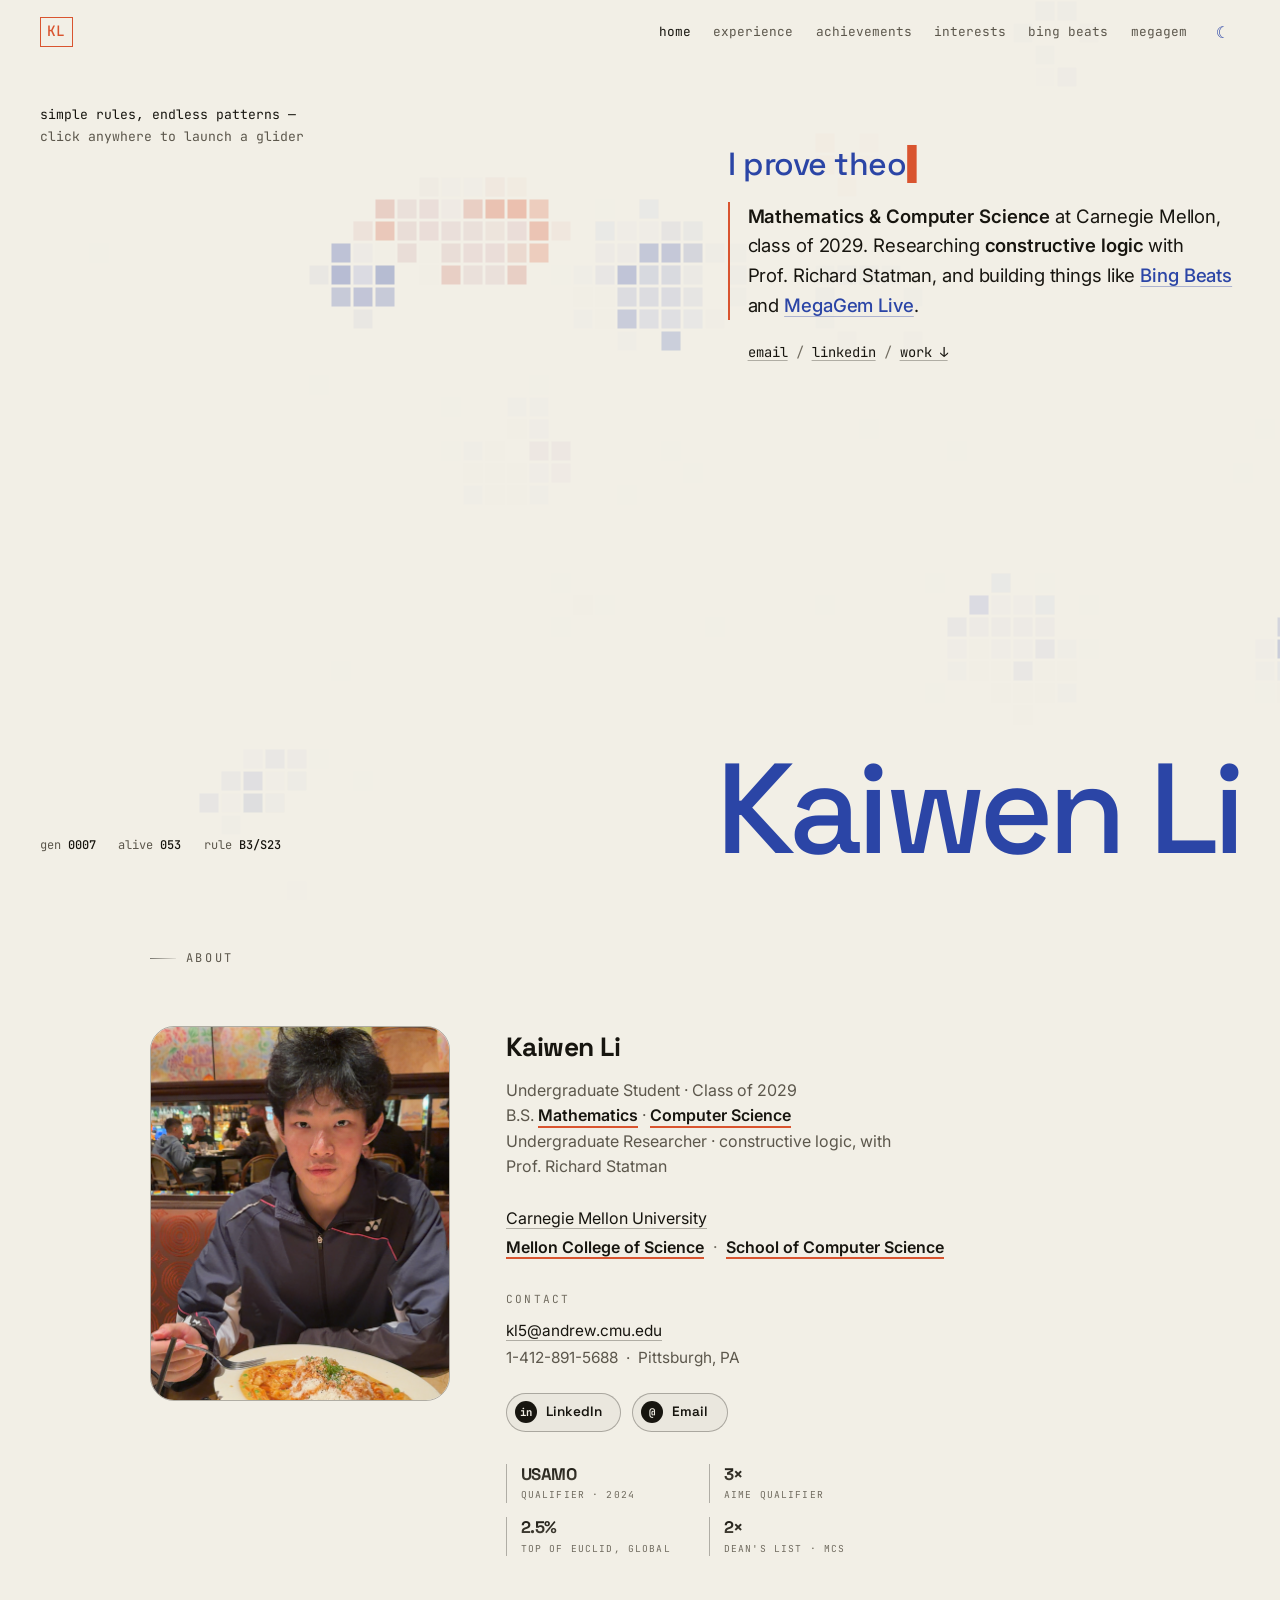
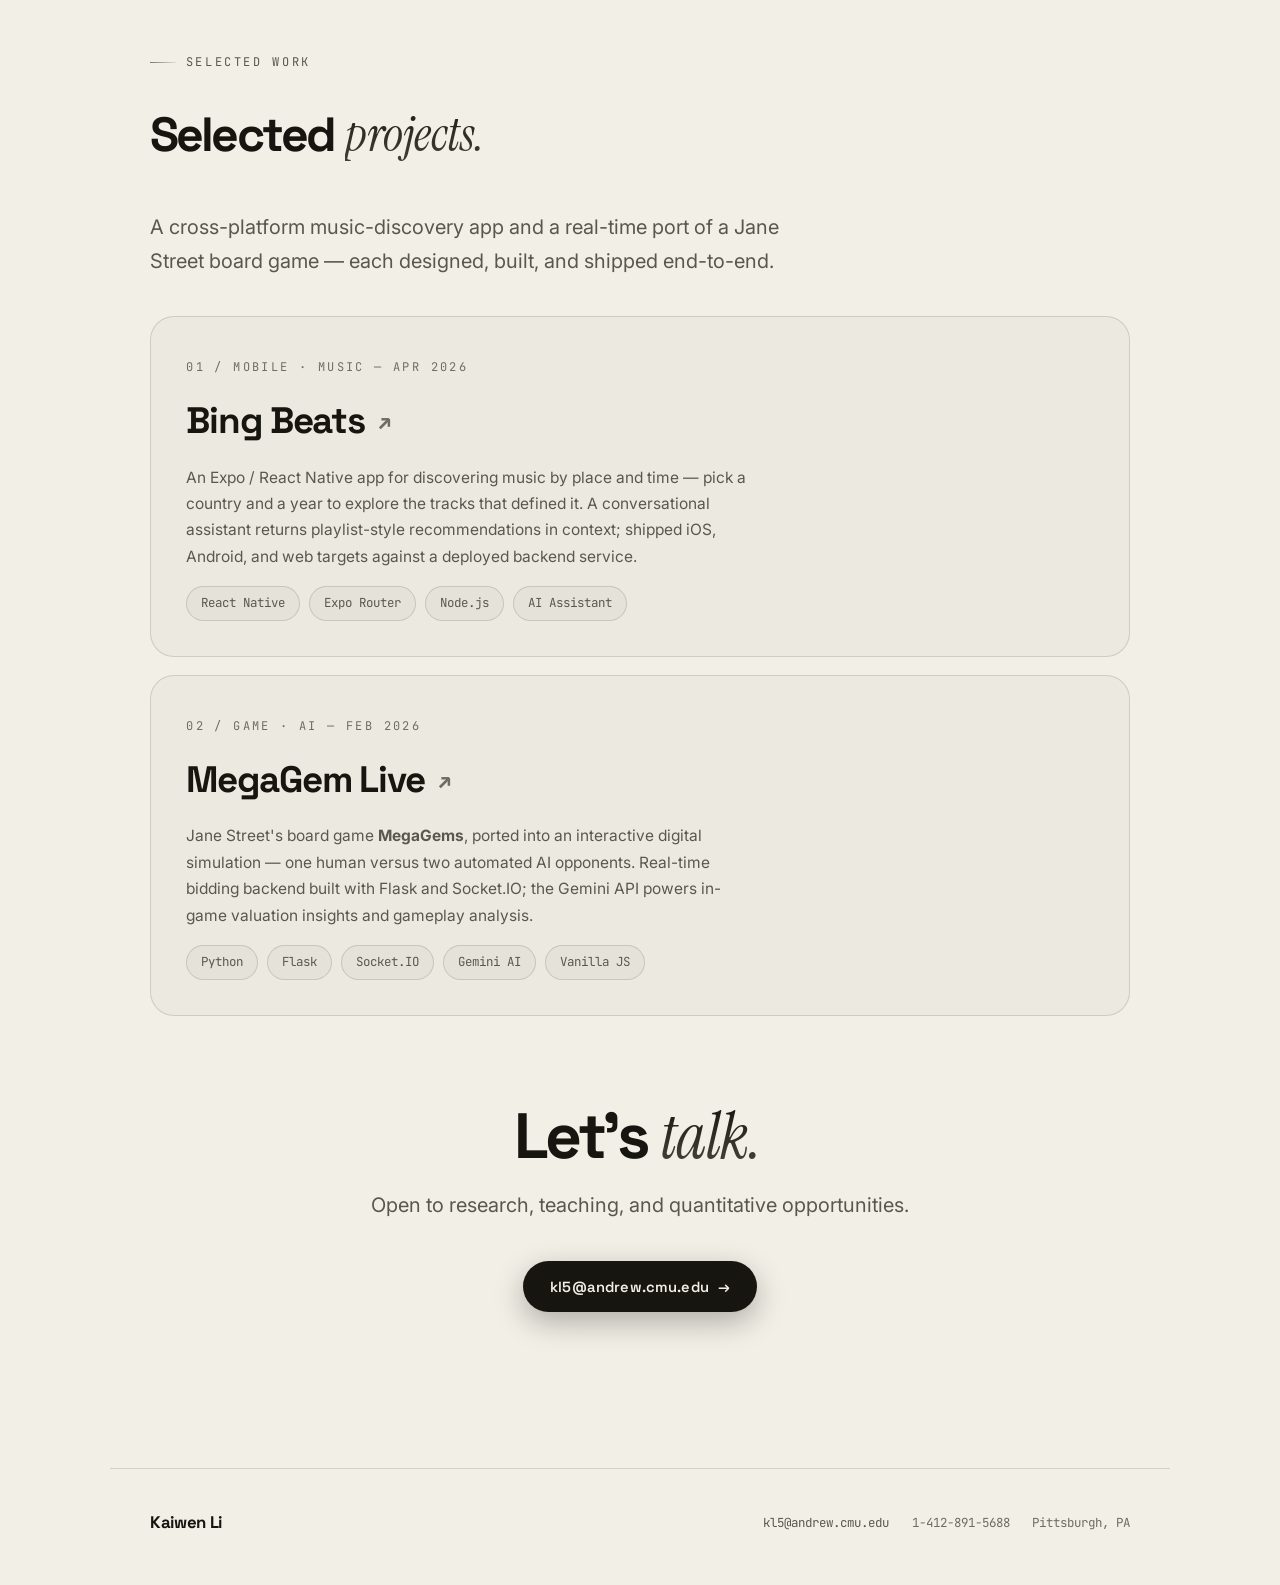
<file: index.html>
<!DOCTYPE html>
<html lang="en">

<head>
    <meta charset="UTF-8">
    <meta name="viewport" content="width=device-width, initial-scale=1">
    <title>Kaiwen Li — Mathematics @ CMU</title>
    <link rel="icon"
        href="data:image/svg+xml,%3Csvg xmlns='http://www.w3.org/2000/svg' viewBox='0 0 64 64'%3E%3Crect width='64' height='64' rx='14' fill='%23f2f0ea'/%3E%3Ctext x='32' y='46' font-family='Georgia,serif' font-size='40' font-weight='bold' text-anchor='middle' fill='%230a0a0a'%3EK%3C/text%3E%3C/svg%3E">
    <link rel="preconnect" href="https://fonts.googleapis.com">
    <link rel="preconnect" href="https://fonts.gstatic.com" crossorigin>
    <link
        href="https://fonts.googleapis.com/css2?family=Space+Grotesk:wght@400;500;600;700&family=Instrument+Serif:ital@0;1&family=JetBrains+Mono:wght@400;500&family=Inter:wght@400;500;600&display=swap"
        rel="stylesheet">
    <script>try{if(localStorage.getItem("kl-theme")==="dark")document.documentElement.setAttribute("data-theme","dark")}catch(e){}</script>
    <link rel="stylesheet" href="styles.css">
</head>

<body>
    <!-- Game of Life background (drawn by signature.js) -->
    <div class="ambient" aria-hidden="true"></div>

    <header class="site-nav">
        <a class="nav-logo" href="index.html" aria-label="KL — Kaiwen Li, home">KL</a>
                <nav class="nav-links">
            <a href="index.html" class="active">Home</a>
            <a href="experience.html">Experience</a>
            <a href="honors.html">Achievements</a>
            <a href="interests.html">Interests</a>
            <a href="bingbeats.html">Bing Beats</a>
            <a href="megagem.html">MegaGem</a>
        </nav>
        <button class="menu-btn" aria-label="Open menu">
            <span class="bars"><span></span><span></span></span>
            Menu
        </button>
    </header>

        <div class="overlay-menu">
        <button class="overlay-close">Close</button>
        <a href="index.html"><span class="idx">01</span>Home</a>
        <a href="experience.html"><span class="idx">02</span>Experience</a>
        <a href="honors.html"><span class="idx">03</span>Achievements</a>
        <a href="interests.html"><span class="idx">04</span>Interests</a>
        <a href="bingbeats.html"><span class="idx">05</span>Bing Beats</a>
        <a href="megagem.html"><span class="idx">06</span>MegaGem Live</a>
    </div>

    <!-- ============ HERO — the pond: four corners around live cells ============ -->
    <section class="hero" aria-label="Introduction">
        <p class="hero-epigraph" data-keepout>
            simple rules, endless patterns —<br>
            <span class="hero-hint">click anywhere to launch a glider</span>
        </p>

        <div class="hero-intro" data-keepout>
            <p class="hero-headline">
                <span class="sr-only">I prove theorems, research constructive logic, and build games and apps.</span>
                <span aria-hidden="true"><span class="hl-lead">I&nbsp;</span><span class="hl-type"></span><span class="hl-caret">▍</span></span>
            </p>
            <p class="hero-blurb">
                <strong>Mathematics &amp; Computer Science</strong> at Carnegie&nbsp;Mellon, class of&nbsp;2029.
                Researching <strong>constructive logic</strong> with Prof.&nbsp;Richard&nbsp;Statman, and building
                things like <a href="bingbeats.html">Bing&nbsp;Beats</a> and <a href="megagem.html">MegaGem&nbsp;Live</a>.
            </p>
            <p class="hero-links">
                <a href="mailto:kl5@andrew.cmu.edu">email</a><span aria-hidden="true">/</span><a href="https://www.linkedin.com/in/kaiwen-li-4a174b282/" target="_blank" rel="noopener">linkedin</a><span aria-hidden="true">/</span><a href="#work">work&nbsp;↓</a>
            </p>
        </div>

        <p class="hero-stats" data-keepout aria-hidden="true">
            <span>gen <b class="life-gen">0000</b></span>
            <span>alive <b class="life-alive">000</b></span>
            <span>rule <b>B3/S23</b></span>
        </p>

        <h1 class="hero-name" data-keepout>Kaiwen&nbsp;Li</h1>
    </section>

    <!-- ============ ABOUT ============ -->
    <main class="page" style="padding-top: 40px;">
        <section id="about">
            <span class="kicker" data-reveal>About</span>

            <div class="about-grid" style="margin-top: 2.2rem;">
                <div class="portrait-frame" data-tilt data-reveal>
                    <img src="kaiwen-li.jpeg" alt="Kaiwen Li" width="768" height="1024">
                </div>

                <div class="about-bio" data-reveal style="--d: 0.1s;">
                    <strong class="bio-name">Kaiwen Li</strong>
                    <p class="bio-role">
                        Undergraduate Student &middot; Class of 2029<br>
                        B.S. <span class="mark">Mathematics</span> &middot; <span class="mark">Computer Science</span><br>
                        Undergraduate Researcher &middot; constructive logic, with Prof.&nbsp;Richard&nbsp;Statman
                    </p>

                    <p class="bio-affil">
                        <a href="https://www.cmu.edu" target="_blank" rel="noopener">Carnegie Mellon University</a><br>
                        <a class="mark-link" href="https://www.cmu.edu/mcs/" target="_blank" rel="noopener">Mellon College of Science</a><span class="bio-sep">·</span><a class="mark-link" href="https://www.cs.cmu.edu" target="_blank" rel="noopener">School of Computer Science</a>
                    </p>

                    <span class="mini-label">Contact</span>
                    <p class="bio-contact">
                        <a href="mailto:kl5@andrew.cmu.edu">kl5@andrew.cmu.edu</a><br>
                        1-412-891-5688 &nbsp;&middot;&nbsp; Pittsburgh, PA
                    </p>

                    <div class="bio-social">
                        <a class="social-btn" href="https://www.linkedin.com/in/kaiwen-li-4a174b282/" target="_blank" rel="noopener">
                            <span class="social-ico">in</span> LinkedIn
                        </a>
                        <a class="social-btn" href="mailto:kl5@andrew.cmu.edu">
                            <span class="social-ico">@</span> Email
                        </a>
                    </div>

                    <div class="stat-strip" style="margin-top: 2rem;">
                        <div class="stat">
                            <div class="num">USAMO</div>
                            <div class="lbl">Qualifier · 2024</div>
                        </div>
                        <div class="stat">
                            <div class="num">3×</div>
                            <div class="lbl">AIME Qualifier</div>
                        </div>
                        <div class="stat">
                            <div class="num">2.5%</div>
                            <div class="lbl">Top of Euclid, Global</div>
                        </div>
                        <div class="stat">
                            <div class="num">2×</div>
                            <div class="lbl">Dean's List · MCS</div>
                        </div>
                    </div>
                </div>
            </div>
        </section>

        <!-- ============ SELECTED WORK ============ -->
        <section id="work" class="section-gap">
            <span class="kicker" data-reveal>Selected Work</span>
            <h2 class="section-title" data-reveal style="--d: 0.05s;">Selected <span class="serif-accent">projects.</span></h2>
            <p class="lede" data-reveal style="--d: 0.08s; margin-bottom: 2.4rem;">
                A cross-platform music-discovery app and a real-time port of a Jane Street
                board game — each designed, built, and shipped end-to-end.
            </p>

            <div style="display: grid; gap: 18px;">
                <a href="bingbeats.html" class="glass-card project-card" data-reveal>
                    <span class="proj-num">01 / MOBILE · MUSIC — APR 2026</span>
                    <h3 class="proj-name">Bing Beats <span class="go">↗</span></h3>
                    <p class="proj-desc">
                        An Expo / React Native app for discovering music by place and time — pick a
                        country and a year to explore the tracks that defined it. A conversational
                        assistant returns playlist-style recommendations in context; shipped iOS,
                        Android, and web targets against a deployed backend service.
                    </p>
                    <ul class="chip-row">
                        <li class="chip">React Native</li>
                        <li class="chip">Expo Router</li>
                        <li class="chip">Node.js</li>
                        <li class="chip">AI Assistant</li>
                    </ul>
                </a>

                <a href="megagem.html" class="glass-card project-card" data-reveal style="--d: 0.08s;">
                    <span class="proj-num">02 / GAME · AI — FEB 2026</span>
                    <h3 class="proj-name">MegaGem Live <span class="go">↗</span></h3>
                    <p class="proj-desc">
                        Jane Street's board game <strong>MegaGems</strong>, ported into an interactive
                        digital simulation — one human versus two automated AI opponents. Real-time
                        bidding backend built with Flask and Socket.IO; the Gemini API powers in-game
                        valuation insights and gameplay analysis.
                    </p>
                    <ul class="chip-row">
                        <li class="chip">Python</li>
                        <li class="chip">Flask</li>
                        <li class="chip">Socket.IO</li>
                        <li class="chip">Gemini AI</li>
                        <li class="chip">Vanilla JS</li>
                    </ul>
                </a>
            </div>
        </section>

        <!-- ============ CONTACT CTA ============ -->
        <section class="section-gap" style="text-align: center;">
            <h2 class="display" data-reveal style="font-size: clamp(2.2rem, 6vw, 4rem);">
                Let's <em>talk.</em>
            </h2>
            <p class="lede" data-reveal style="--d: 0.08s; margin: 0 auto 2.4rem;">
                Open to research, teaching, and quantitative opportunities.
            </p>
            <div class="btn-row" data-reveal style="--d: 0.16s; justify-content: center;">
                <a class="btn btn-primary" href="mailto:kl5@andrew.cmu.edu">kl5@andrew.cmu.edu <span
                        class="arrow">→</span></a>
            </div>
        </section>
    </main>

    <footer class="site-footer">
        <span class="foot-name">Kaiwen Li</span>
        <div class="foot-meta">
            <a href="mailto:kl5@andrew.cmu.edu">kl5@andrew.cmu.edu</a>
            <span>1-412-891-5688</span>
            <span>Pittsburgh, PA</span>
        </div>
    </footer>

    <script src="site.js"></script>
    <script src="signature.js"></script>
</body>

</html>
</file>
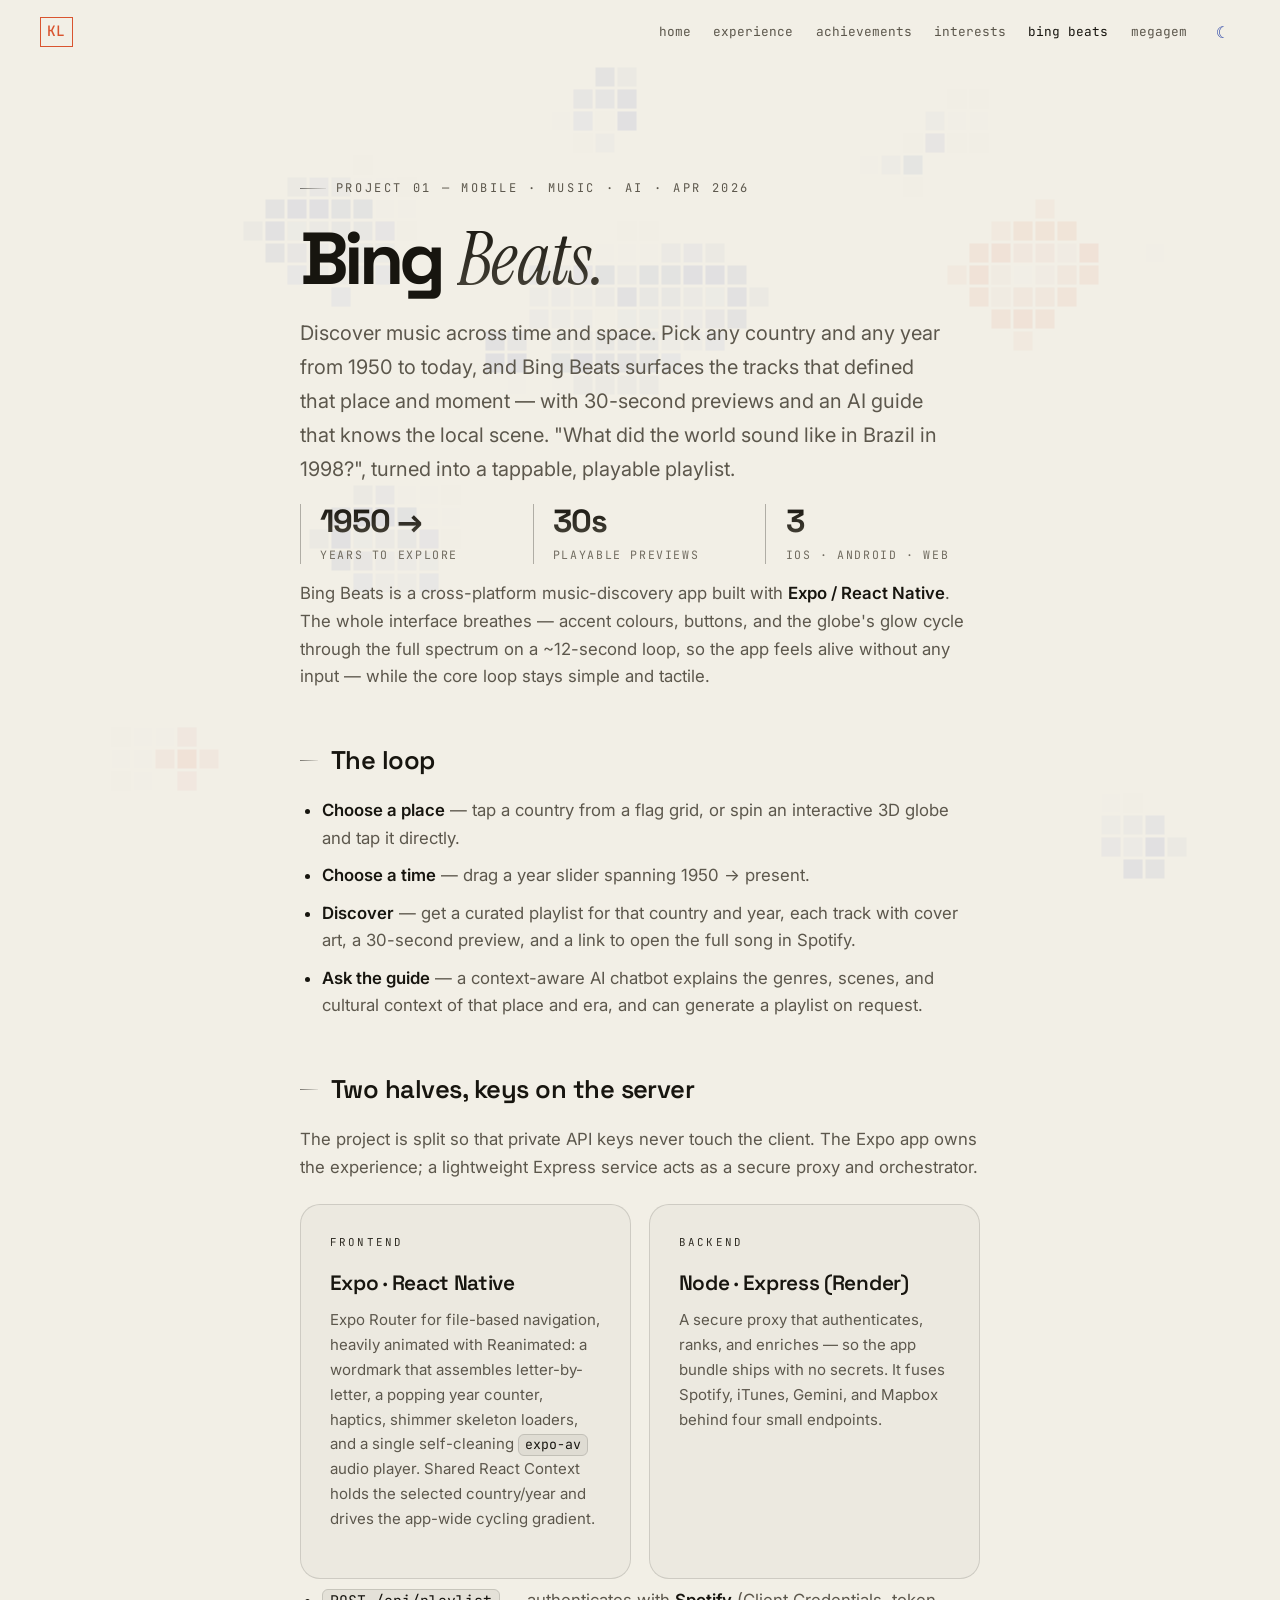
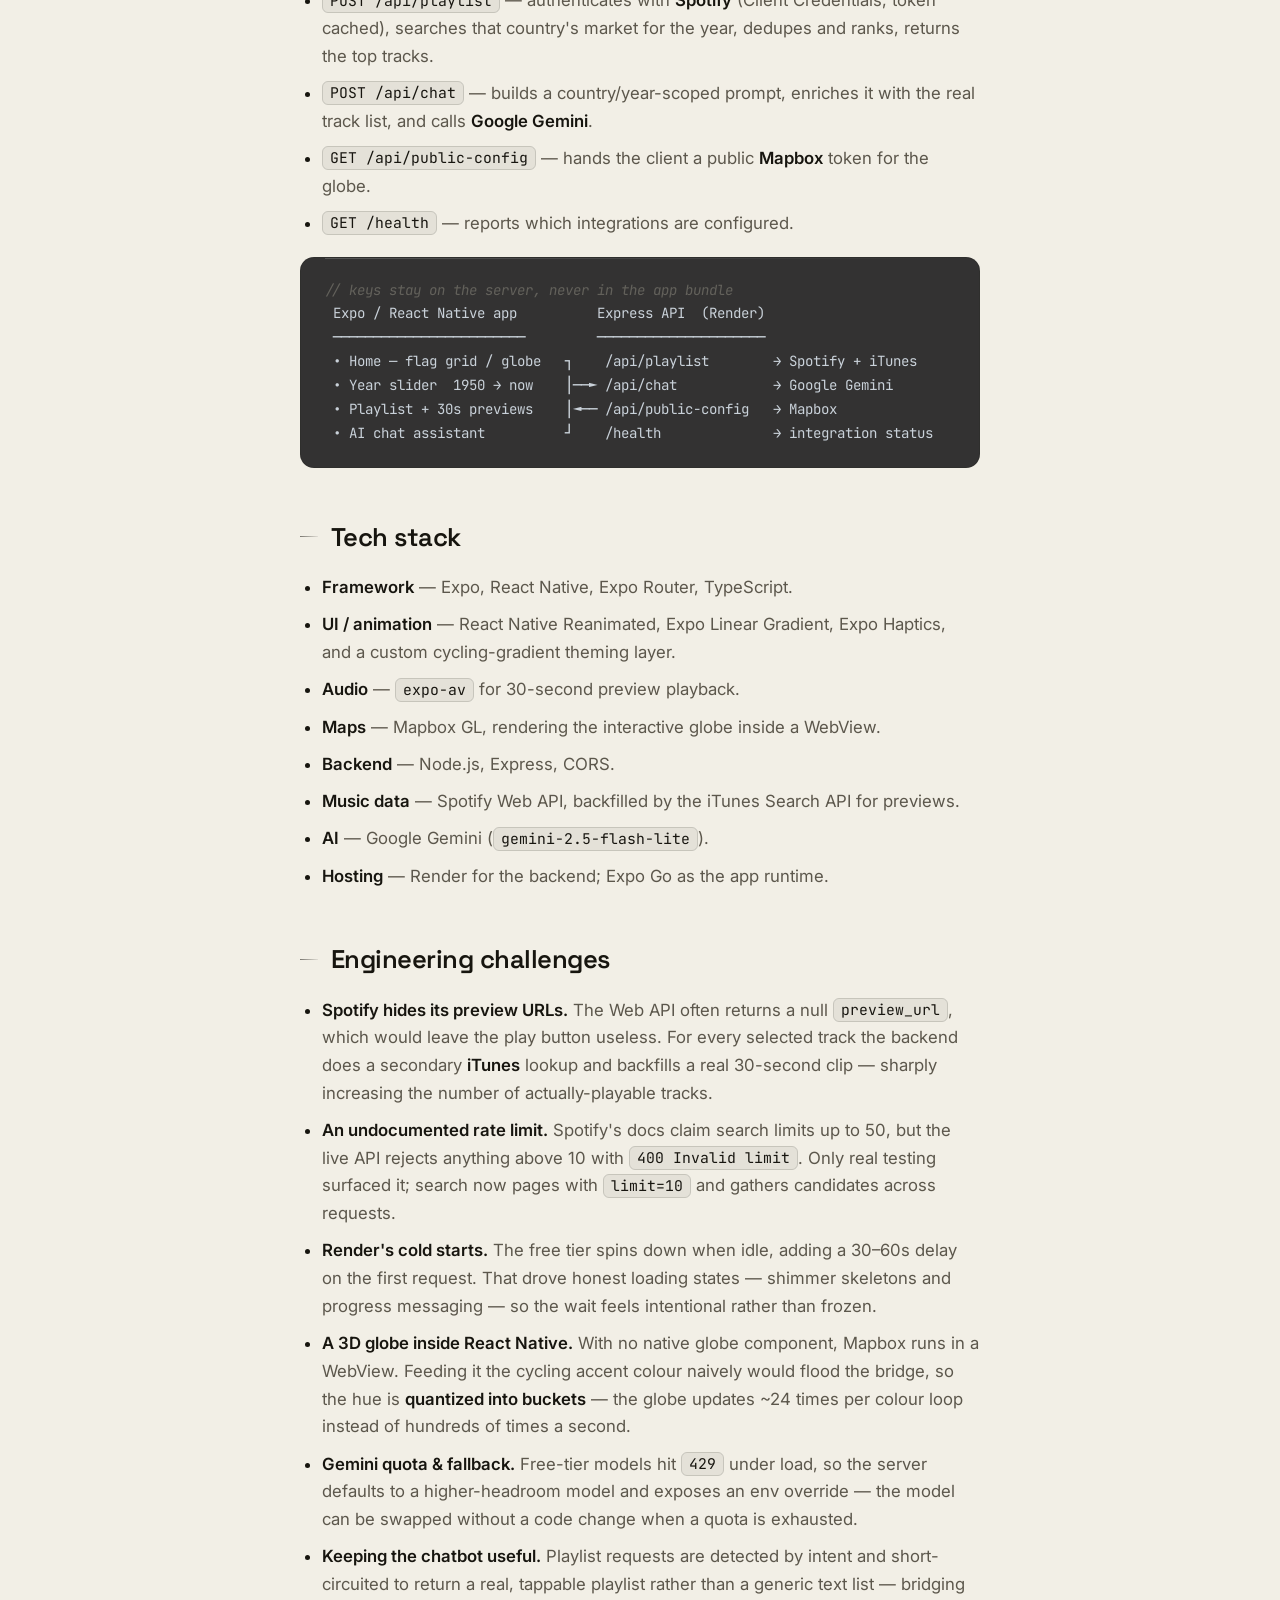
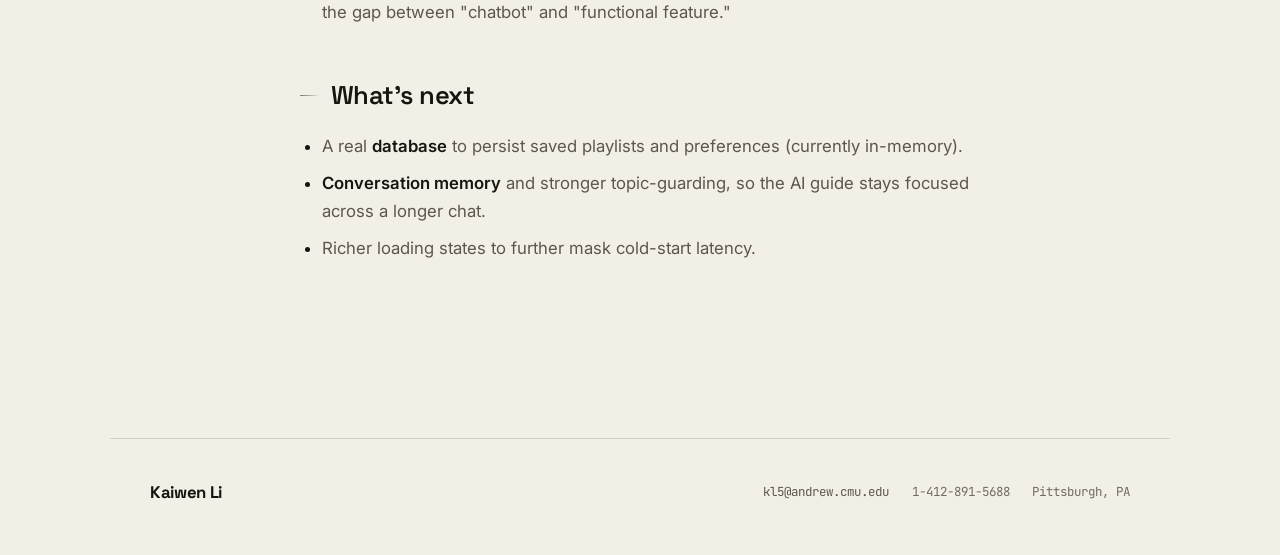
<file: bingbeats.html>
<!DOCTYPE html>
<html lang="en">

<head>
    <meta charset="UTF-8">
    <meta name="viewport" content="width=device-width, initial-scale=1">
    <title>Bing Beats — Kaiwen Li</title>
    <link rel="icon"
        href="data:image/svg+xml,%3Csvg xmlns='http://www.w3.org/2000/svg' viewBox='0 0 64 64'%3E%3Crect width='64' height='64' rx='14' fill='%23f2f0ea'/%3E%3Ctext x='32' y='46' font-family='Georgia,serif' font-size='40' font-weight='bold' text-anchor='middle' fill='%230a0a0a'%3EK%3C/text%3E%3C/svg%3E">
    <link rel="preconnect" href="https://fonts.googleapis.com">
    <link rel="preconnect" href="https://fonts.gstatic.com" crossorigin>
    <link
        href="https://fonts.googleapis.com/css2?family=Space+Grotesk:wght@400;500;600;700&family=Instrument+Serif:ital@0;1&family=JetBrains+Mono:wght@400;500&family=Inter:wght@400;500;600&display=swap"
        rel="stylesheet">
    <script>try{if(localStorage.getItem("kl-theme")==="dark")document.documentElement.setAttribute("data-theme","dark")}catch(e){}</script>
    <link rel="stylesheet" href="styles.css">
</head>

<body>
    <!-- Game of Life background (drawn by signature.js) -->
    <div class="ambient" aria-hidden="true"></div>

    <header class="site-nav">
        <a class="nav-logo" href="index.html" aria-label="KL — Kaiwen Li, home">KL</a>
                <nav class="nav-links">
            <a href="index.html">Home</a>
            <a href="experience.html">Experience</a>
            <a href="honors.html">Achievements</a>
            <a href="interests.html">Interests</a>
            <a href="bingbeats.html" class="active">Bing Beats</a>
            <a href="megagem.html">MegaGem</a>
        </nav>
        <button class="menu-btn" aria-label="Open menu">
            <span class="bars"><span></span><span></span></span>
            Menu
        </button>
    </header>

        <div class="overlay-menu">
        <button class="overlay-close">Close</button>
        <a href="index.html"><span class="idx">01</span>Home</a>
        <a href="experience.html"><span class="idx">02</span>Experience</a>
        <a href="honors.html"><span class="idx">03</span>Achievements</a>
        <a href="interests.html"><span class="idx">04</span>Interests</a>
        <a href="bingbeats.html"><span class="idx">05</span>Bing Beats</a>
        <a href="megagem.html"><span class="idx">06</span>MegaGem Live</a>
    </div>

    <main class="page article">
        <span class="kicker" data-reveal>Project 01 — Mobile · Music · AI · Apr 2026</span>
        <h1 class="display" data-reveal style="--d: 0.05s;">Bing <em>Beats.</em></h1>
        <p class="lede" data-reveal style="--d: 0.1s;">
            Discover music across time and space. Pick any country and any year from 1950 to today, and
            Bing Beats surfaces the tracks that defined that place and moment — with 30-second previews and
            an AI guide that knows the local scene. "What did the world sound like in Brazil in 1998?",
            turned into a tappable, playable playlist.
        </p>

        <div class="stat-strip" data-reveal style="--d: 0.16s; margin: 0.4rem 0 1rem;">
            <div class="stat"><div class="num">1950 →</div><div class="lbl">Years to explore</div></div>
            <div class="stat"><div class="num">30s</div><div class="lbl">Playable previews</div></div>
            <div class="stat"><div class="num">3</div><div class="lbl">iOS · Android · web</div></div>
        </div>

        <div data-reveal>
            <p>
                Bing Beats is a cross-platform music-discovery app built with <strong>Expo / React Native</strong>.
                The whole interface breathes — accent colours, buttons, and the globe's glow cycle through the full
                spectrum on a ~12-second loop, so the app feels alive without any input — while the core loop stays
                simple and tactile.
            </p>

            <h2>The loop</h2>
            <ul>
                <li><strong>Choose a place</strong> — tap a country from a flag grid, or spin an interactive 3D globe
                    and tap it directly.</li>
                <li><strong>Choose a time</strong> — drag a year slider spanning 1950 → present.</li>
                <li><strong>Discover</strong> — get a curated playlist for that country and year, each track with cover
                    art, a 30-second preview, and a link to open the full song in Spotify.</li>
                <li><strong>Ask the guide</strong> — a context-aware AI chatbot explains the genres, scenes, and
                    cultural context of that place and era, and can generate a playlist on request.</li>
            </ul>

            <h2>Two halves, keys on the server</h2>
            <p>
                The project is split so that private API keys never touch the client. The Expo app owns the
                experience; a lightweight Express service acts as a secure proxy and orchestrator.
            </p>

            <div class="bento" style="margin: 1.4rem 0 0.5rem;">
                <div class="glass-card span-3" data-tilt data-reveal>
                    <span class="card-label">Frontend</span>
                    <h3 class="card-title">Expo · React Native</h3>
                    <p class="card-desc">Expo Router for file-based navigation, heavily animated with Reanimated: a
                        wordmark that assembles letter-by-letter, a popping year counter, haptics, shimmer skeleton
                        loaders, and a single self-cleaning <code>expo-av</code> audio player. Shared React Context
                        holds the selected country/year and drives the app-wide cycling gradient.</p>
                </div>
                <div class="glass-card span-3" data-tilt data-reveal style="--d: 0.06s;">
                    <span class="card-label">Backend</span>
                    <h3 class="card-title">Node · Express (Render)</h3>
                    <p class="card-desc">A secure proxy that authenticates, ranks, and enriches — so the app bundle
                        ships with no secrets. It fuses Spotify, iTunes, Gemini, and Mapbox behind four small
                        endpoints.</p>
                </div>
            </div>

            <ul>
                <li><code>POST /api/playlist</code> — authenticates with <strong>Spotify</strong> (Client Credentials,
                    token cached), searches that country's market for the year, dedupes and ranks, returns the top
                    tracks.</li>
                <li><code>POST /api/chat</code> — builds a country/year-scoped prompt, enriches it with the real track
                    list, and calls <strong>Google Gemini</strong>.</li>
                <li><code>GET /api/public-config</code> — hands the client a public <strong>Mapbox</strong> token for
                    the globe.</li>
                <li><code>GET /health</code> — reports which integrations are configured.</li>
            </ul>

            <div class="code-block" data-reveal style="white-space: pre;"><span class="cm">// keys stay on the server, never in the app bundle</span>
 Expo / React Native app          Express API  (Render)
 ────────────────────────         ─────────────────────
 • Home — flag grid / globe   ┐    /api/playlist        → Spotify + iTunes
 • Year slider  1950 → now    │──► /api/chat            → Google Gemini
 • Playlist + 30s previews    │◄── /api/public-config   → Mapbox
 • AI chat assistant          ┘    /health              → integration status</div>

            <h2>Tech stack</h2>
            <ul>
                <li><strong>Framework</strong> — Expo, React Native, Expo Router, TypeScript.</li>
                <li><strong>UI / animation</strong> — React Native Reanimated, Expo Linear Gradient, Expo Haptics, and
                    a custom cycling-gradient theming layer.</li>
                <li><strong>Audio</strong> — <code>expo-av</code> for 30-second preview playback.</li>
                <li><strong>Maps</strong> — Mapbox GL, rendering the interactive globe inside a WebView.</li>
                <li><strong>Backend</strong> — Node.js, Express, CORS.</li>
                <li><strong>Music data</strong> — Spotify Web API, backfilled by the iTunes Search API for previews.</li>
                <li><strong>AI</strong> — Google Gemini (<code>gemini-2.5-flash-lite</code>).</li>
                <li><strong>Hosting</strong> — Render for the backend; Expo Go as the app runtime.</li>
            </ul>

            <h2>Engineering challenges</h2>
            <ul>
                <li><strong>Spotify hides its preview URLs.</strong> The Web API often returns a null
                    <code>preview_url</code>, which would leave the play button useless. For every selected track the
                    backend does a secondary <strong>iTunes</strong> lookup and backfills a real 30-second clip — sharply
                    increasing the number of actually-playable tracks.</li>
                <li><strong>An undocumented rate limit.</strong> Spotify's docs claim search limits up to 50, but the
                    live API rejects anything above 10 with <code>400 Invalid limit</code>. Only real testing surfaced
                    it; search now pages with <code>limit=10</code> and gathers candidates across requests.</li>
                <li><strong>Render's cold starts.</strong> The free tier spins down when idle, adding a 30–60s delay on
                    the first request. That drove honest loading states — shimmer skeletons and progress messaging — so
                    the wait feels intentional rather than frozen.</li>
                <li><strong>A 3D globe inside React Native.</strong> With no native globe component, Mapbox runs in a
                    WebView. Feeding it the cycling accent colour naively would flood the bridge, so the hue is
                    <strong>quantized into buckets</strong> — the globe updates ~24 times per colour loop instead of
                    hundreds of times a second.</li>
                <li><strong>Gemini quota &amp; fallback.</strong> Free-tier models hit <code>429</code> under load, so
                    the server defaults to a higher-headroom model and exposes an env override — the model can be
                    swapped without a code change when a quota is exhausted.</li>
                <li><strong>Keeping the chatbot useful.</strong> Playlist requests are detected by intent and
                    short-circuited to return a real, tappable playlist rather than a generic text list — bridging the
                    gap between "chatbot" and "functional feature."</li>
            </ul>

            <h2>What's next</h2>
            <ul>
                <li>A real <strong>database</strong> to persist saved playlists and preferences (currently in-memory).</li>
                <li><strong>Conversation memory</strong> and stronger topic-guarding, so the AI guide stays focused
                    across a longer chat.</li>
                <li>Richer loading states to further mask cold-start latency.</li>
            </ul>
        </div>
    </main>

    <footer class="site-footer">
        <span class="foot-name">Kaiwen Li</span>
        <div class="foot-meta">
            <a href="mailto:kl5@andrew.cmu.edu">kl5@andrew.cmu.edu</a>
            <span>1-412-891-5688</span>
            <span>Pittsburgh, PA</span>
        </div>
    </footer>

    <script src="site.js"></script>
    <script src="signature.js"></script>
</body>

</html>
</file>
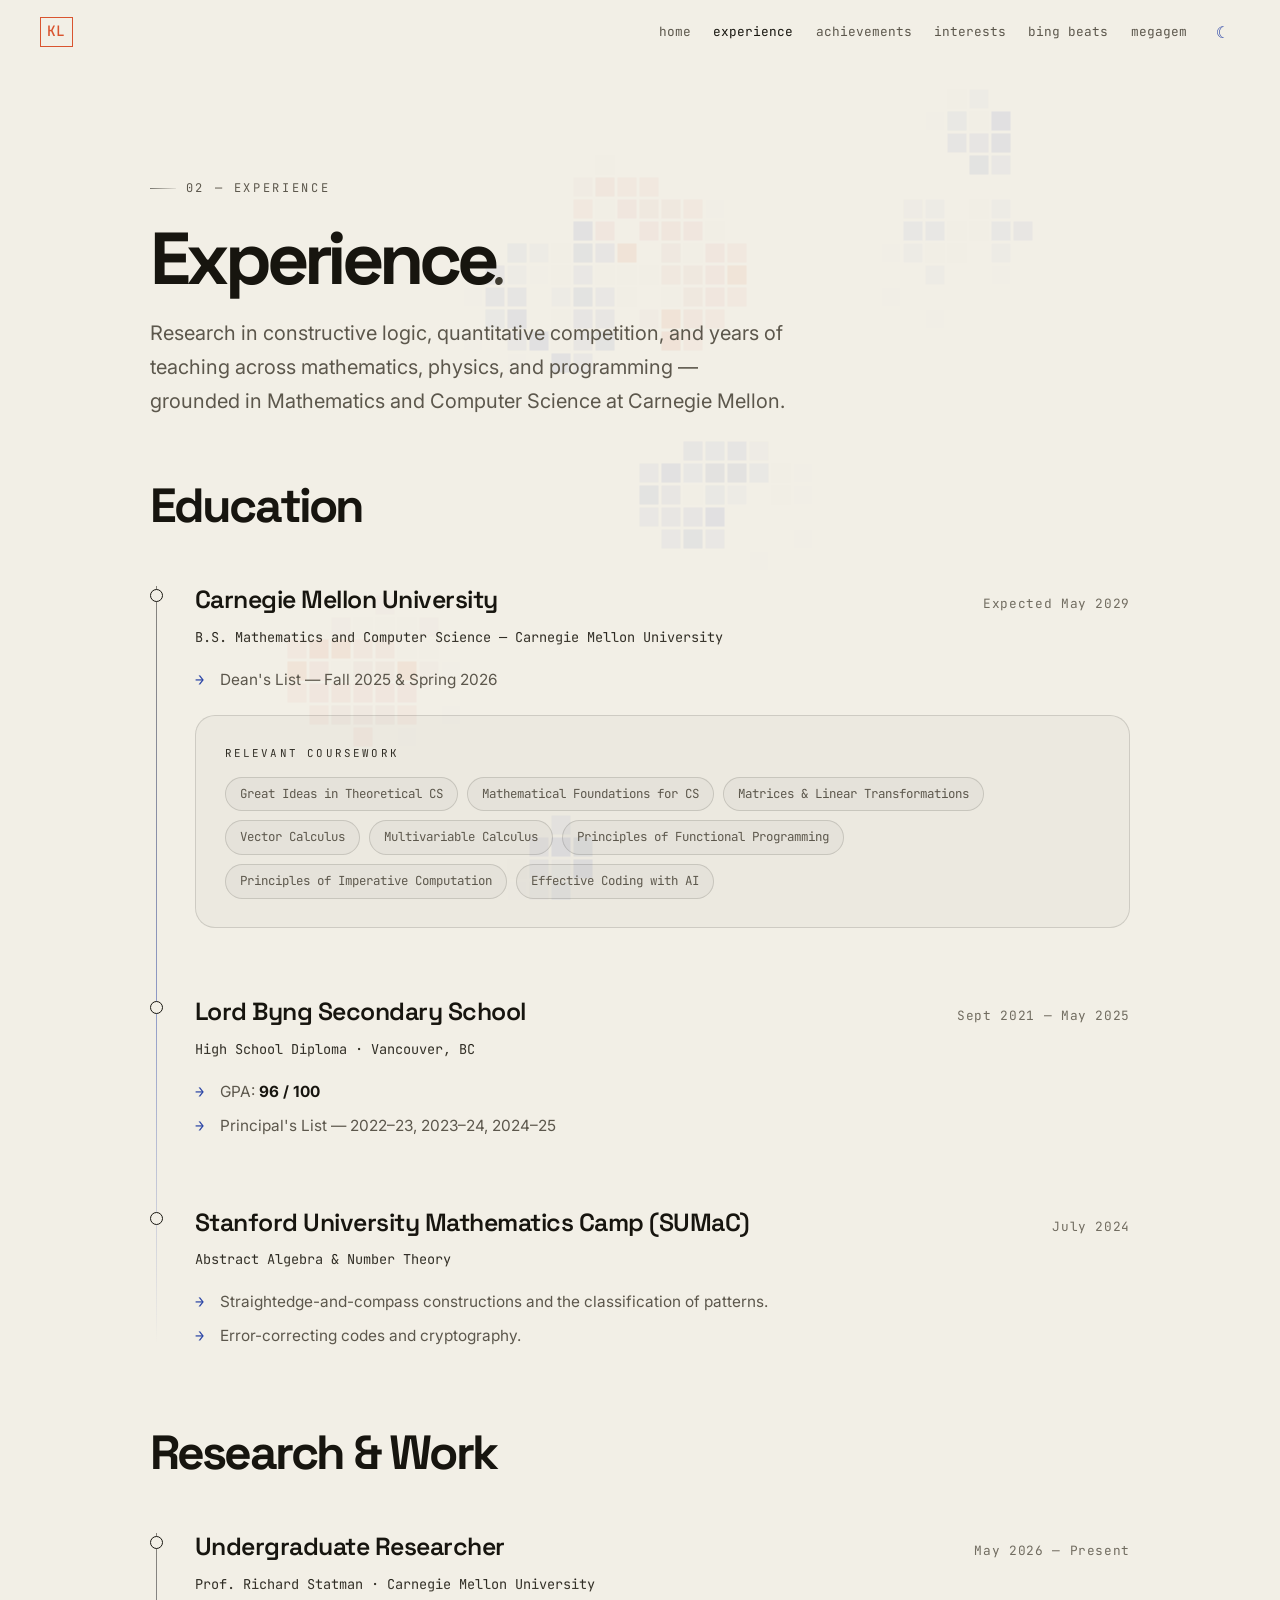
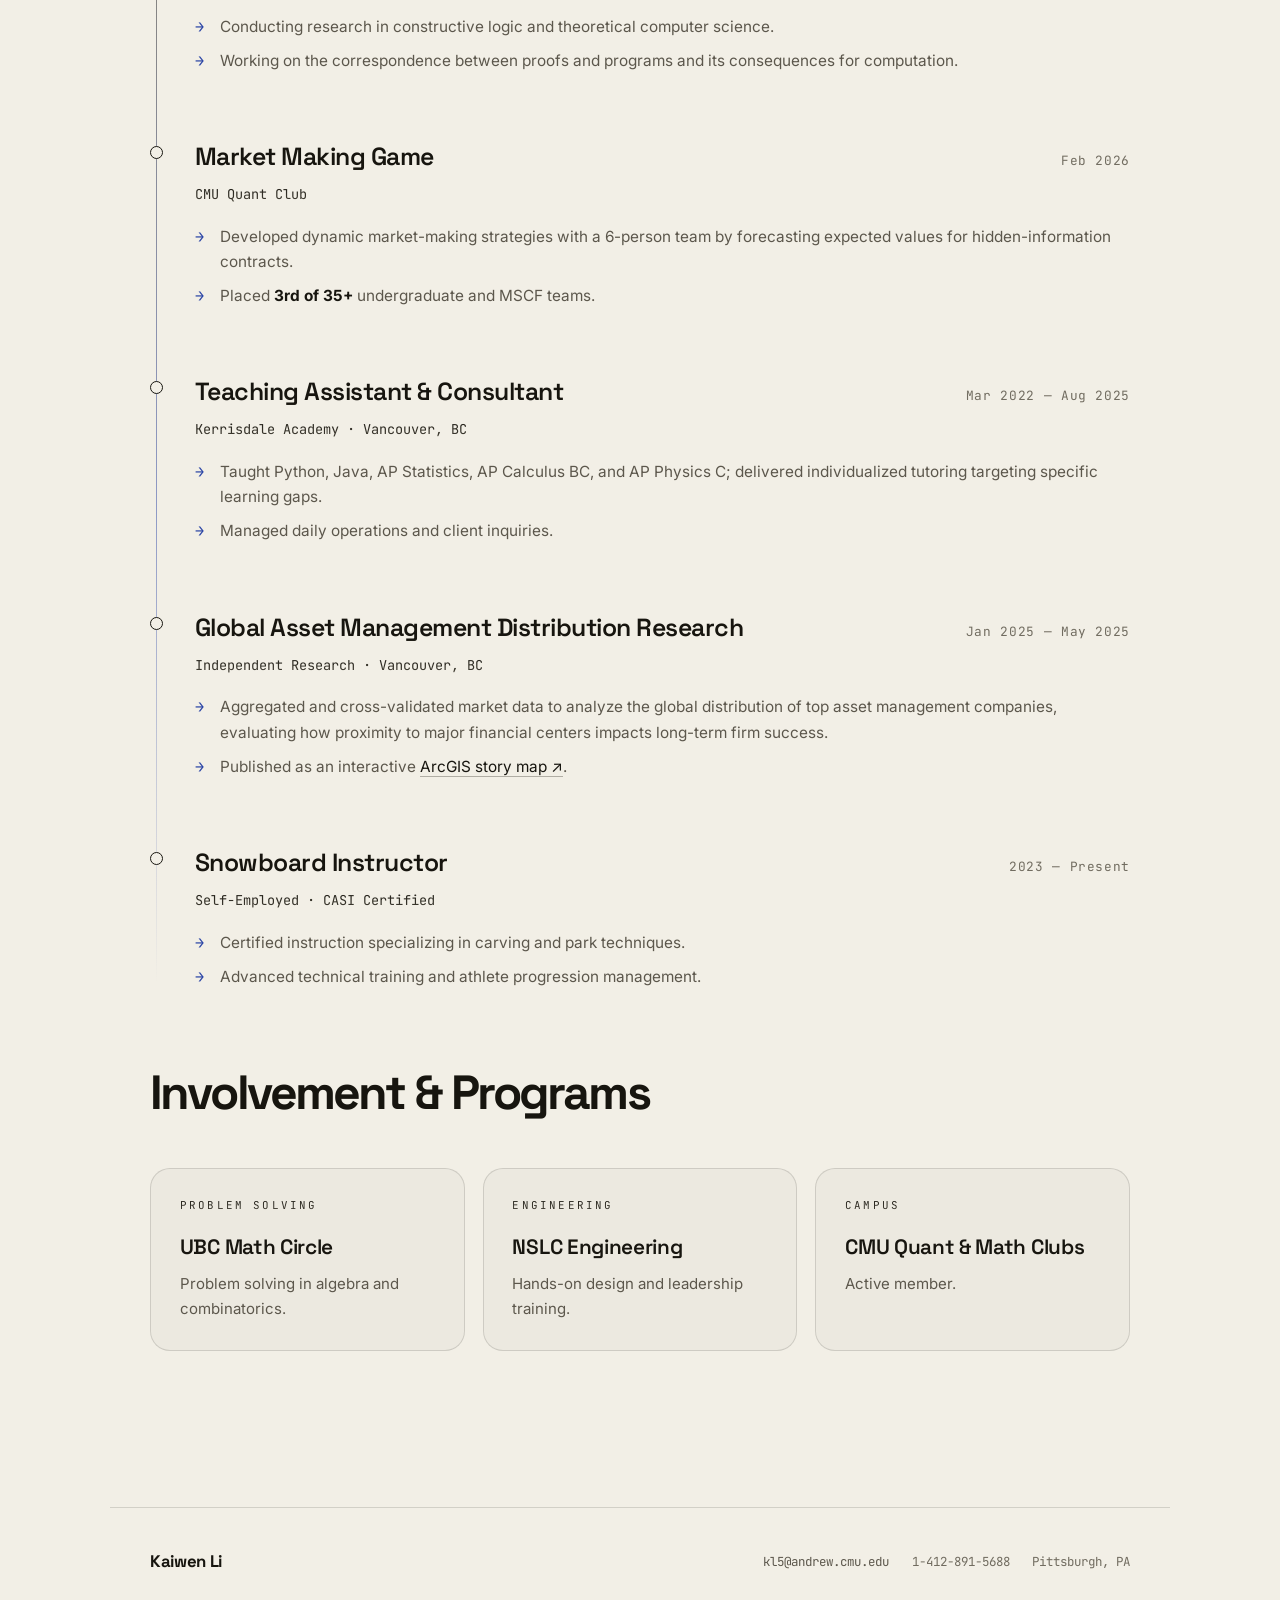
<file: experience.html>
<!DOCTYPE html>
<html lang="en">

<head>
    <meta charset="UTF-8">
    <meta name="viewport" content="width=device-width, initial-scale=1">
    <title>Experience — Kaiwen Li</title>
    <link rel="icon"
        href="data:image/svg+xml,%3Csvg xmlns='http://www.w3.org/2000/svg' viewBox='0 0 64 64'%3E%3Crect width='64' height='64' rx='14' fill='%23f2f0ea'/%3E%3Ctext x='32' y='46' font-family='Georgia,serif' font-size='40' font-weight='bold' text-anchor='middle' fill='%230a0a0a'%3EK%3C/text%3E%3C/svg%3E">
    <link rel="preconnect" href="https://fonts.googleapis.com">
    <link rel="preconnect" href="https://fonts.gstatic.com" crossorigin>
    <link
        href="https://fonts.googleapis.com/css2?family=Space+Grotesk:wght@400;500;600;700&family=Instrument+Serif:ital@0;1&family=JetBrains+Mono:wght@400;500&family=Inter:wght@400;500;600&display=swap"
        rel="stylesheet">
    <script>try{if(localStorage.getItem("kl-theme")==="dark")document.documentElement.setAttribute("data-theme","dark")}catch(e){}</script>
    <link rel="stylesheet" href="styles.css">
</head>

<body>
    <!-- Game of Life background (drawn by signature.js) -->
    <div class="ambient" aria-hidden="true"></div>

    <header class="site-nav">
        <a class="nav-logo" href="index.html" aria-label="KL — Kaiwen Li, home">KL</a>
        <nav class="nav-links">
            <a href="index.html">Home</a>
            <a href="experience.html" class="active">Experience</a>
            <a href="honors.html">Achievements</a>
            <a href="interests.html">Interests</a>
            <a href="bingbeats.html">Bing Beats</a>
            <a href="megagem.html">MegaGem</a>
        </nav>
        <button class="menu-btn" aria-label="Open menu">
            <span class="bars"><span></span><span></span></span>
            Menu
        </button>
    </header>

    <div class="overlay-menu">
        <button class="overlay-close">Close</button>
        <a href="index.html"><span class="idx">01</span>Home</a>
        <a href="experience.html"><span class="idx">02</span>Experience</a>
        <a href="honors.html"><span class="idx">03</span>Achievements</a>
        <a href="interests.html"><span class="idx">04</span>Interests</a>
        <a href="bingbeats.html"><span class="idx">05</span>Bing Beats</a>
        <a href="megagem.html"><span class="idx">06</span>MegaGem Live</a>
    </div>

    <main class="page">
        <span class="kicker" data-reveal>02 — Experience</span>
        <h1 class="display" data-reveal style="--d: 0.05s;">Experience<em>.</em></h1>
        <p class="lede" data-reveal style="--d: 0.1s;">
            Research in constructive logic, quantitative competition, and years of
            teaching across mathematics, physics, and programming — grounded in
            Mathematics and Computer Science at Carnegie Mellon.
        </p>

        <!-- ============ EDUCATION ============ -->
        <h2 class="section-title section-gap" data-reveal>Education</h2>
        <div class="timeline">
            <div class="t-entry" data-reveal>
                <div class="t-head">
                    <h2 class="t-title">Carnegie Mellon University</h2>
                    <span class="t-date">Expected May 2029</span>
                </div>
                <span class="t-org">B.S. Mathematics and Computer Science — Carnegie Mellon University</span>
                <ul class="t-points">
                    <li>Dean's List — Fall 2025 &amp; Spring 2026</li>
                </ul>

                <div class="glass-card" style="margin-top: 1.4rem;">
                    <span class="card-label">Relevant Coursework</span>
                    <ul class="chip-row" style="margin-top: 0;">
                        <li class="chip">Great Ideas in Theoretical CS</li>
                        <li class="chip">Mathematical Foundations for CS</li>
                        <li class="chip">Matrices &amp; Linear Transformations</li>
                        <li class="chip">Vector Calculus</li>
                        <li class="chip">Multivariable Calculus</li>
                        <li class="chip">Principles of Functional Programming</li>
                        <li class="chip">Principles of Imperative Computation</li>
                        <li class="chip">Effective Coding with AI</li>
                    </ul>
                </div>
            </div>

            <div class="t-entry" data-reveal style="--d: 0.08s;">
                <div class="t-head">
                    <h2 class="t-title">Lord Byng Secondary School</h2>
                    <span class="t-date">Sept 2021 — May 2025</span>
                </div>
                <span class="t-org">High School Diploma · Vancouver, BC</span>
                <ul class="t-points">
                    <li>GPA: <strong style="color: var(--ink);">96 / 100</strong></li>
                    <li>Principal's List — 2022–23, 2023–24, 2024–25</li>
                </ul>
            </div>

            <div class="t-entry" data-reveal style="--d: 0.16s;">
                <div class="t-head">
                    <h2 class="t-title">Stanford University Mathematics Camp (SUMaC)</h2>
                    <span class="t-date">July 2024</span>
                </div>
                <span class="t-org">Abstract Algebra &amp; Number Theory</span>
                <ul class="t-points">
                    <li>Straightedge-and-compass constructions and the classification of patterns.</li>
                    <li>Error-correcting codes and cryptography.</li>
                </ul>
            </div>
        </div>

        <!-- ============ RESEARCH & WORK ============ -->
        <h2 class="section-title section-gap" data-reveal>Research &amp; Work</h2>
        <div class="timeline">
            <div class="t-entry" data-reveal>
                <div class="t-head">
                    <h2 class="t-title">Undergraduate Researcher</h2>
                    <span class="t-date">May 2026 — Present</span>
                </div>
                <span class="t-org">Prof. Richard Statman · Carnegie Mellon University</span>
                <ul class="t-points">
                    <li>Conducting research in constructive logic and theoretical computer science.</li>
                    <li>Working on the correspondence between proofs and programs and its
                        consequences for computation.</li>
                </ul>
            </div>

            <div class="t-entry" data-reveal style="--d: 0.06s;">
                <div class="t-head">
                    <h2 class="t-title">Market Making Game</h2>
                    <span class="t-date">Feb 2026</span>
                </div>
                <span class="t-org">CMU Quant Club</span>
                <ul class="t-points">
                    <li>Developed dynamic market-making strategies with a 6-person team by
                        forecasting expected values for hidden-information contracts.</li>
                    <li>Placed <strong style="color: var(--ink);">3rd of 35+</strong> undergraduate
                        and MSCF teams.</li>
                </ul>
            </div>

            <div class="t-entry" data-reveal style="--d: 0.12s;">
                <div class="t-head">
                    <h2 class="t-title">Teaching Assistant &amp; Consultant</h2>
                    <span class="t-date">Mar 2022 — Aug 2025</span>
                </div>
                <span class="t-org">Kerrisdale Academy · Vancouver, BC</span>
                <ul class="t-points">
                    <li>Taught Python, Java, AP Statistics, AP Calculus BC, and AP Physics C;
                        delivered individualized tutoring targeting specific learning gaps.</li>
                    <li>Managed daily operations and client inquiries.</li>
                </ul>
            </div>

            <div class="t-entry" data-reveal style="--d: 0.18s;">
                <div class="t-head">
                    <h2 class="t-title">Global Asset Management Distribution Research</h2>
                    <span class="t-date">Jan 2025 — May 2025</span>
                </div>
                <span class="t-org">Independent Research · Vancouver, BC</span>
                <ul class="t-points">
                    <li>Aggregated and cross-validated market data to analyze the global distribution
                        of top asset management companies, evaluating how proximity to major financial
                        centers impacts long-term firm success.</li>
                    <li>Published as an interactive
                        <a href="https://arcg.is/04Xv9r" target="_blank" rel="noopener"
                            style="color: var(--ink); border-bottom: 1px solid var(--line-strong); text-decoration: none;">ArcGIS
                            story map ↗</a>.</li>
                </ul>
            </div>

            <div class="t-entry" data-reveal style="--d: 0.24s;">
                <div class="t-head">
                    <h2 class="t-title">Snowboard Instructor</h2>
                    <span class="t-date">2023 — Present</span>
                </div>
                <span class="t-org">Self-Employed · CASI Certified</span>
                <ul class="t-points">
                    <li>Certified instruction specializing in carving and park techniques.</li>
                    <li>Advanced technical training and athlete progression management.</li>
                </ul>
            </div>
        </div>

        <!-- ============ INVOLVEMENT & PROGRAMS ============ -->
        <h2 class="section-title section-gap" data-reveal>Involvement &amp; Programs</h2>
        <div class="bento">
            <div class="glass-card span-2" data-reveal>
                <span class="card-label">Problem Solving</span>
                <h3 class="card-title">UBC Math Circle</h3>
                <p class="card-desc">Problem solving in algebra and combinatorics.</p>
            </div>
            <div class="glass-card span-2" data-reveal style="--d: 0.06s;">
                <span class="card-label">Engineering</span>
                <h3 class="card-title">NSLC Engineering</h3>
                <p class="card-desc">Hands-on design and leadership training.</p>
            </div>
            <div class="glass-card span-2" data-reveal style="--d: 0.12s;">
                <span class="card-label">Campus</span>
                <h3 class="card-title">CMU Quant &amp; Math Clubs</h3>
                <p class="card-desc">Active member.</p>
            </div>
        </div>
    </main>

    <footer class="site-footer">
        <span class="foot-name">Kaiwen Li</span>
        <div class="foot-meta">
            <a href="mailto:kl5@andrew.cmu.edu">kl5@andrew.cmu.edu</a>
            <span>1-412-891-5688</span>
            <span>Pittsburgh, PA</span>
        </div>
    </footer>

    <script src="site.js"></script>
    <script src="signature.js"></script>
</body>

</html>
</file>
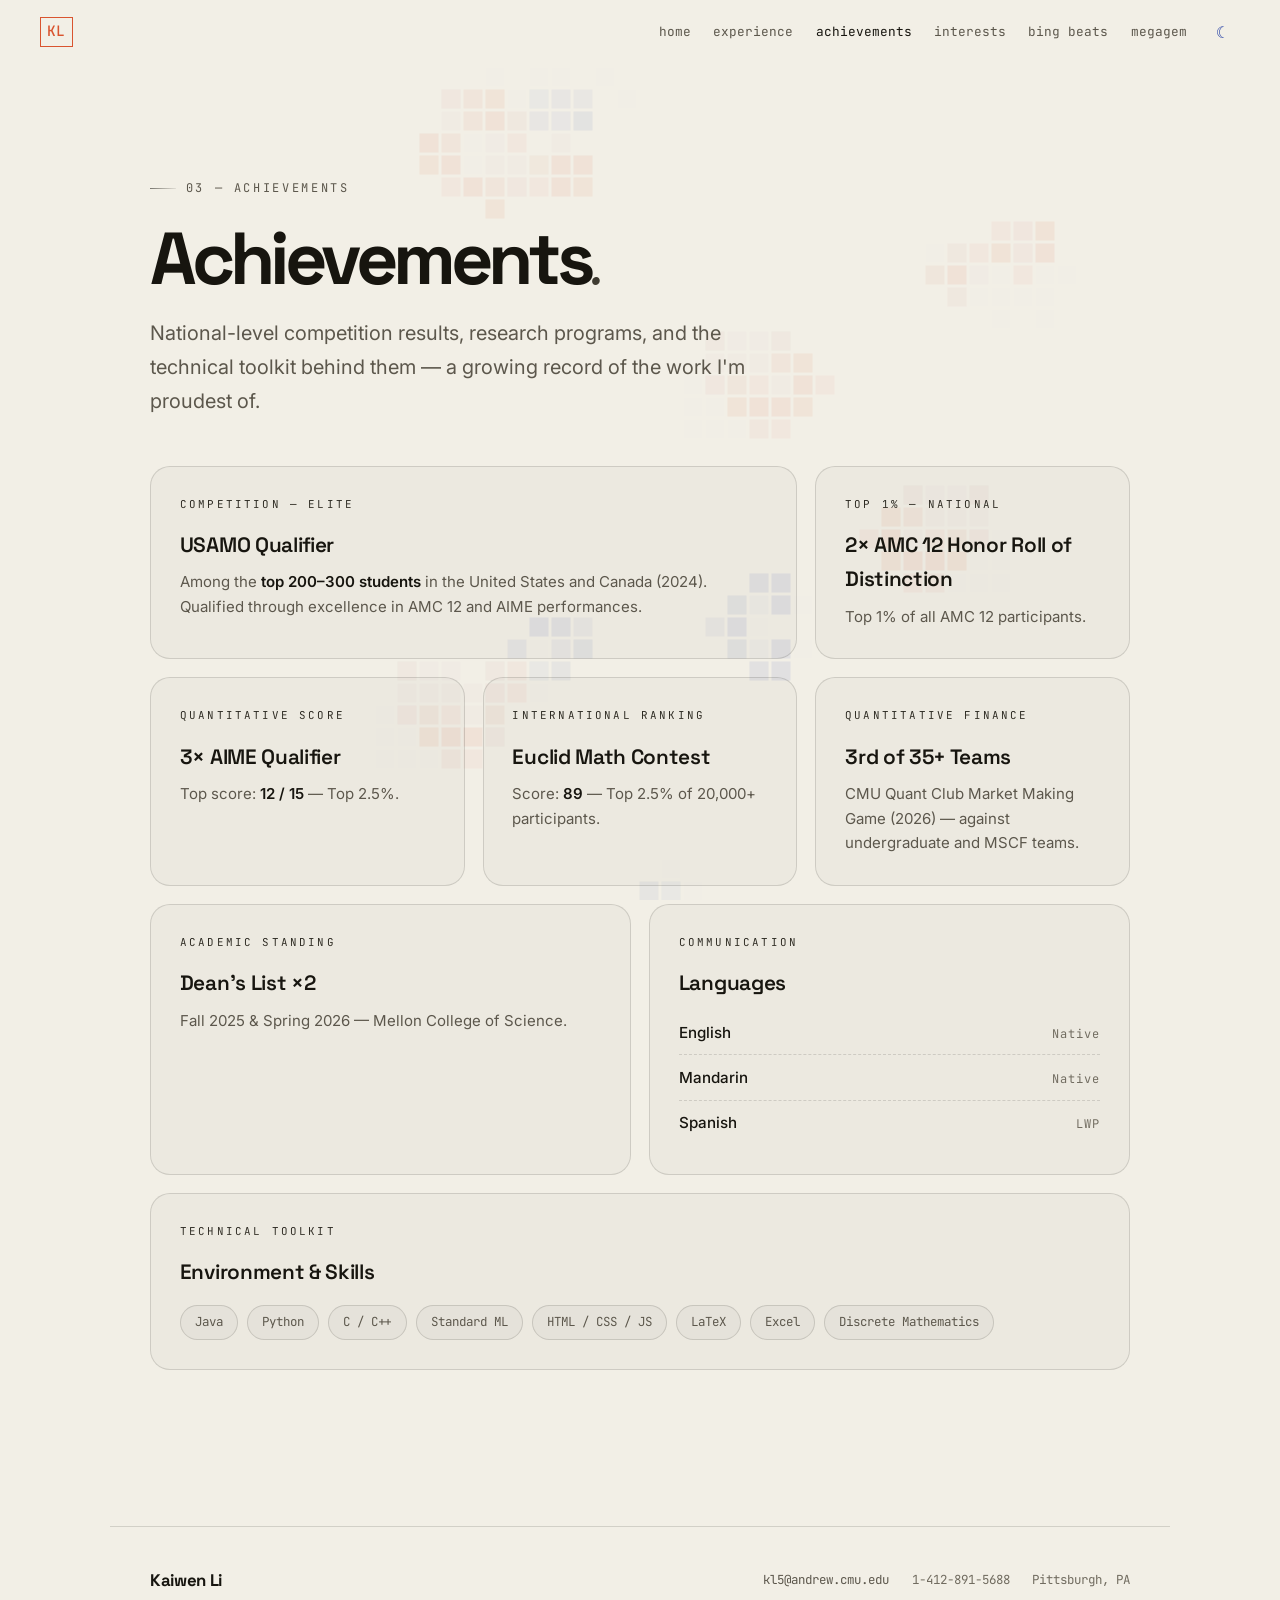
<file: honors.html>
<!DOCTYPE html>
<html lang="en">

<head>
    <meta charset="UTF-8">
    <meta name="viewport" content="width=device-width, initial-scale=1">
    <title>Achievements — Kaiwen Li</title>
    <link rel="icon"
        href="data:image/svg+xml,%3Csvg xmlns='http://www.w3.org/2000/svg' viewBox='0 0 64 64'%3E%3Crect width='64' height='64' rx='14' fill='%23f2f0ea'/%3E%3Ctext x='32' y='46' font-family='Georgia,serif' font-size='40' font-weight='bold' text-anchor='middle' fill='%230a0a0a'%3EK%3C/text%3E%3C/svg%3E">
    <link rel="preconnect" href="https://fonts.googleapis.com">
    <link rel="preconnect" href="https://fonts.gstatic.com" crossorigin>
    <link
        href="https://fonts.googleapis.com/css2?family=Space+Grotesk:wght@400;500;600;700&family=Instrument+Serif:ital@0;1&family=JetBrains+Mono:wght@400;500&family=Inter:wght@400;500;600&display=swap"
        rel="stylesheet">
    <script>try{if(localStorage.getItem("kl-theme")==="dark")document.documentElement.setAttribute("data-theme","dark")}catch(e){}</script>
    <link rel="stylesheet" href="styles.css">
</head>

<body>
    <!-- Game of Life background (drawn by signature.js) -->
    <div class="ambient" aria-hidden="true"></div>

    <header class="site-nav">
        <a class="nav-logo" href="index.html" aria-label="KL — Kaiwen Li, home">KL</a>
                <nav class="nav-links">
            <a href="index.html">Home</a>
            <a href="experience.html">Experience</a>
            <a href="honors.html" class="active">Achievements</a>
            <a href="interests.html">Interests</a>
            <a href="bingbeats.html">Bing Beats</a>
            <a href="megagem.html">MegaGem</a>
        </nav>
        <button class="menu-btn" aria-label="Open menu">
            <span class="bars"><span></span><span></span></span>
            Menu
        </button>
    </header>

        <div class="overlay-menu">
        <button class="overlay-close">Close</button>
        <a href="index.html"><span class="idx">01</span>Home</a>
        <a href="experience.html"><span class="idx">02</span>Experience</a>
        <a href="honors.html"><span class="idx">03</span>Achievements</a>
        <a href="interests.html"><span class="idx">04</span>Interests</a>
        <a href="bingbeats.html"><span class="idx">05</span>Bing Beats</a>
        <a href="megagem.html"><span class="idx">06</span>MegaGem Live</a>
    </div>

    <main class="page">
        <span class="kicker" data-reveal>03 — Achievements</span>
        <h1 class="display" data-reveal style="--d: 0.05s;">Achievements<em>.</em></h1>
        <p class="lede" data-reveal style="--d: 0.1s;">
            National-level competition results, research programs, and the technical
            toolkit behind them — a growing record of the work I'm proudest of.
        </p>

        <div class="bento">
            <div class="glass-card span-4" data-reveal>
                <span class="card-label">Competition — Elite</span>
                <h3 class="card-title">USAMO Qualifier</h3>
                <p class="card-desc">
                    Among the <strong>top 200–300 students</strong> in the United States and
                    Canada (2024). Qualified through excellence in AMC 12 and AIME performances.
                </p>
            </div>

            <div class="glass-card span-2" data-reveal style="--d: 0.06s;">
                <span class="card-label">Top 1% — National</span>
                <h3 class="card-title">2× AMC 12 Honor Roll of Distinction</h3>
                <p class="card-desc">Top 1% of all AMC 12 participants.</p>
            </div>

            <div class="glass-card span-2" data-reveal style="--d: 0.12s;">
                <span class="card-label">Quantitative Score</span>
                <h3 class="card-title">3× AIME Qualifier</h3>
                <p class="card-desc">Top score: <strong>12 / 15</strong> — Top 2.5%.</p>
            </div>

            <div class="glass-card span-2" data-reveal style="--d: 0.16s;">
                <span class="card-label">International Ranking</span>
                <h3 class="card-title">Euclid Math Contest</h3>
                <p class="card-desc">
                    Score: <strong>89</strong> — Top 2.5% of 20,000+ participants.
                </p>
            </div>

            <div class="glass-card span-2" data-reveal style="--d: 0.2s;">
                <span class="card-label">Quantitative Finance</span>
                <h3 class="card-title">3rd of 35+ Teams</h3>
                <p class="card-desc">
                    CMU Quant Club Market Making Game (2026) — against undergraduate
                    and MSCF teams.
                </p>
            </div>

            <div class="glass-card span-3" data-reveal style="--d: 0.24s;">
                <span class="card-label">Academic Standing</span>
                <h3 class="card-title">Dean's List ×2</h3>
                <p class="card-desc">
                    Fall 2025 &amp; Spring 2026 — Mellon College of Science.
                </p>
            </div>

            <div class="glass-card span-3" data-reveal style="--d: 0.28s;">
                <span class="card-label">Communication</span>
                <h3 class="card-title">Languages</h3>
                <div style="margin-top: 0.6rem;">
                    <div class="lang-row">
                        <span class="lang">English</span>
                        <span class="level">Native</span>
                    </div>
                    <div class="lang-row">
                        <span class="lang">Mandarin</span>
                        <span class="level">Native</span>
                    </div>
                    <div class="lang-row">
                        <span class="lang">Spanish</span>
                        <span class="level">LWP</span>
                    </div>
                </div>
            </div>

            <div class="glass-card span-6" data-reveal style="--d: 0.32s;">
                <span class="card-label">Technical Toolkit</span>
                <h3 class="card-title">Environment &amp; Skills</h3>
                <ul class="chip-row">
                    <li class="chip">Java</li>
                    <li class="chip">Python</li>
                    <li class="chip">C / C++</li>
                    <li class="chip">Standard ML</li>
                    <li class="chip">HTML / CSS / JS</li>
                    <li class="chip">LaTeX</li>
                    <li class="chip">Excel</li>
                    <li class="chip">Discrete Mathematics</li>
                </ul>
            </div>
        </div>
    </main>

    <footer class="site-footer">
        <span class="foot-name">Kaiwen Li</span>
        <div class="foot-meta">
            <a href="mailto:kl5@andrew.cmu.edu">kl5@andrew.cmu.edu</a>
            <span>1-412-891-5688</span>
            <span>Pittsburgh, PA</span>
        </div>
    </footer>

    <script src="site.js"></script>
    <script src="signature.js"></script>
</body>

</html>
</file>
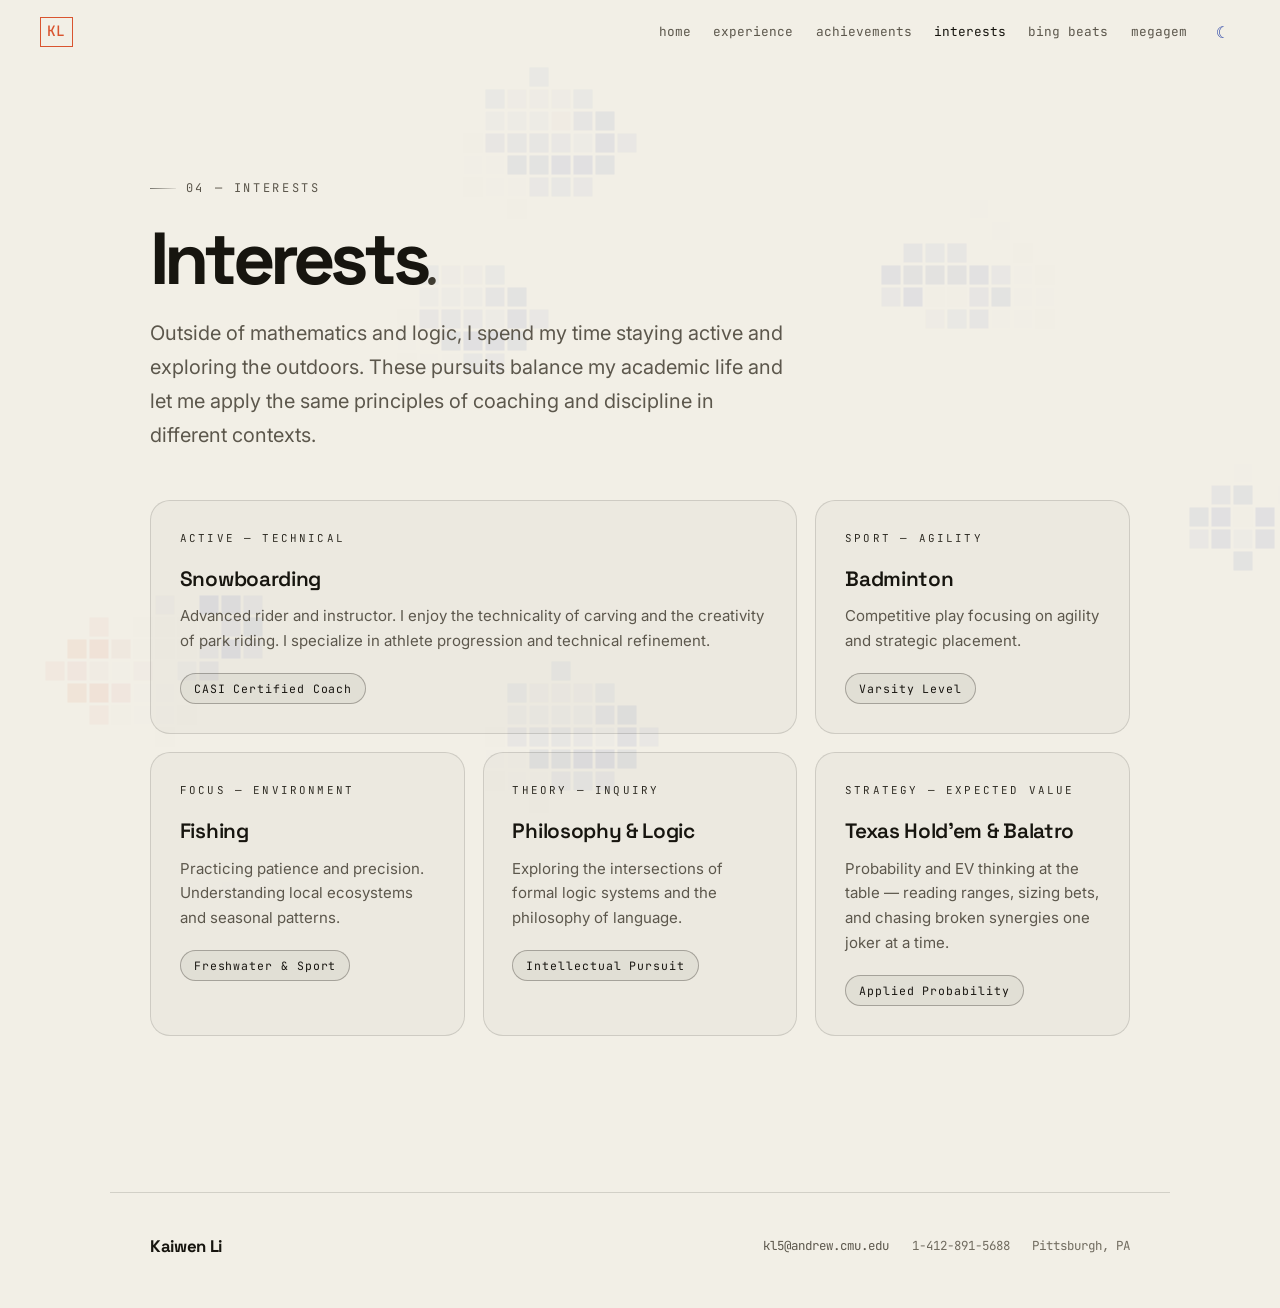
<file: interests.html>
<!DOCTYPE html>
<html lang="en">

<head>
    <meta charset="UTF-8">
    <meta name="viewport" content="width=device-width, initial-scale=1">
    <title>Interests — Kaiwen Li</title>
    <link rel="icon"
        href="data:image/svg+xml,%3Csvg xmlns='http://www.w3.org/2000/svg' viewBox='0 0 64 64'%3E%3Crect width='64' height='64' rx='14' fill='%23f2f0ea'/%3E%3Ctext x='32' y='46' font-family='Georgia,serif' font-size='40' font-weight='bold' text-anchor='middle' fill='%230a0a0a'%3EK%3C/text%3E%3C/svg%3E">
    <link rel="preconnect" href="https://fonts.googleapis.com">
    <link rel="preconnect" href="https://fonts.gstatic.com" crossorigin>
    <link
        href="https://fonts.googleapis.com/css2?family=Space+Grotesk:wght@400;500;600;700&family=Instrument+Serif:ital@0;1&family=JetBrains+Mono:wght@400;500&family=Inter:wght@400;500;600&display=swap"
        rel="stylesheet">
    <script>try{if(localStorage.getItem("kl-theme")==="dark")document.documentElement.setAttribute("data-theme","dark")}catch(e){}</script>
    <link rel="stylesheet" href="styles.css">
</head>

<body>
    <!-- Game of Life background (drawn by signature.js) -->
    <div class="ambient" aria-hidden="true"></div>

    <header class="site-nav">
        <a class="nav-logo" href="index.html" aria-label="KL — Kaiwen Li, home">KL</a>
                <nav class="nav-links">
            <a href="index.html">Home</a>
            <a href="experience.html">Experience</a>
            <a href="honors.html">Achievements</a>
            <a href="interests.html" class="active">Interests</a>
            <a href="bingbeats.html">Bing Beats</a>
            <a href="megagem.html">MegaGem</a>
        </nav>
        <button class="menu-btn" aria-label="Open menu">
            <span class="bars"><span></span><span></span></span>
            Menu
        </button>
    </header>

        <div class="overlay-menu">
        <button class="overlay-close">Close</button>
        <a href="index.html"><span class="idx">01</span>Home</a>
        <a href="experience.html"><span class="idx">02</span>Experience</a>
        <a href="honors.html"><span class="idx">03</span>Achievements</a>
        <a href="interests.html"><span class="idx">04</span>Interests</a>
        <a href="bingbeats.html"><span class="idx">05</span>Bing Beats</a>
        <a href="megagem.html"><span class="idx">06</span>MegaGem Live</a>
    </div>

    <main class="page">
        <span class="kicker" data-reveal>04 — Interests</span>
        <h1 class="display" data-reveal style="--d: 0.05s;">Interests<em>.</em></h1>
        <p class="lede" data-reveal style="--d: 0.1s;">
            Outside of mathematics and logic, I spend my time staying active and exploring
            the outdoors. These pursuits balance my academic life and let me apply the same
            principles of coaching and discipline in different contexts.
        </p>

        <div class="bento">
            <div class="glass-card span-4" data-reveal>
                <div>
                    <span class="card-label">Active — Technical</span>
                    <h3 class="card-title">Snowboarding</h3>
                    <p class="card-desc">
                        Advanced rider and instructor. I enjoy the technicality of carving and the
                        creativity of park riding. I specialize in athlete progression and technical
                        refinement.
                    </p>
                </div>
                <span class="tag-solo">CASI Certified Coach</span>
            </div>

            <div class="glass-card span-2" data-reveal style="--d: 0.06s;">
                <div>
                    <span class="card-label">Sport — Agility</span>
                    <h3 class="card-title">Badminton</h3>
                    <p class="card-desc">Competitive play focusing on agility and strategic placement.</p>
                </div>
                <span class="tag-solo">Varsity Level</span>
            </div>

            <div class="glass-card span-2" data-reveal style="--d: 0.12s;">
                <div>
                    <span class="card-label">Focus — Environment</span>
                    <h3 class="card-title">Fishing</h3>
                    <p class="card-desc">
                        Practicing patience and precision. Understanding local ecosystems and
                        seasonal patterns.
                    </p>
                </div>
                <span class="tag-solo">Freshwater &amp; Sport</span>
            </div>

            <div class="glass-card span-2" data-reveal style="--d: 0.18s;">
                <div>
                    <span class="card-label">Theory — Inquiry</span>
                    <h3 class="card-title">Philosophy &amp; Logic</h3>
                    <p class="card-desc">
                        Exploring the intersections of formal logic systems and the philosophy
                        of language.
                    </p>
                </div>
                <span class="tag-solo">Intellectual Pursuit</span>
            </div>

            <div class="glass-card span-2" data-reveal style="--d: 0.24s;">
                <div>
                    <span class="card-label">Strategy — Expected Value</span>
                    <h3 class="card-title">Texas Hold'em &amp; Balatro</h3>
                    <p class="card-desc">
                        Probability and EV thinking at the table — reading ranges, sizing bets,
                        and chasing broken synergies one joker at a time.
                    </p>
                </div>
                <span class="tag-solo">Applied Probability</span>
            </div>
        </div>
    </main>

    <footer class="site-footer">
        <span class="foot-name">Kaiwen Li</span>
        <div class="foot-meta">
            <a href="mailto:kl5@andrew.cmu.edu">kl5@andrew.cmu.edu</a>
            <span>1-412-891-5688</span>
            <span>Pittsburgh, PA</span>
        </div>
    </footer>

    <script src="site.js"></script>
    <script src="signature.js"></script>
</body>

</html>
</file>
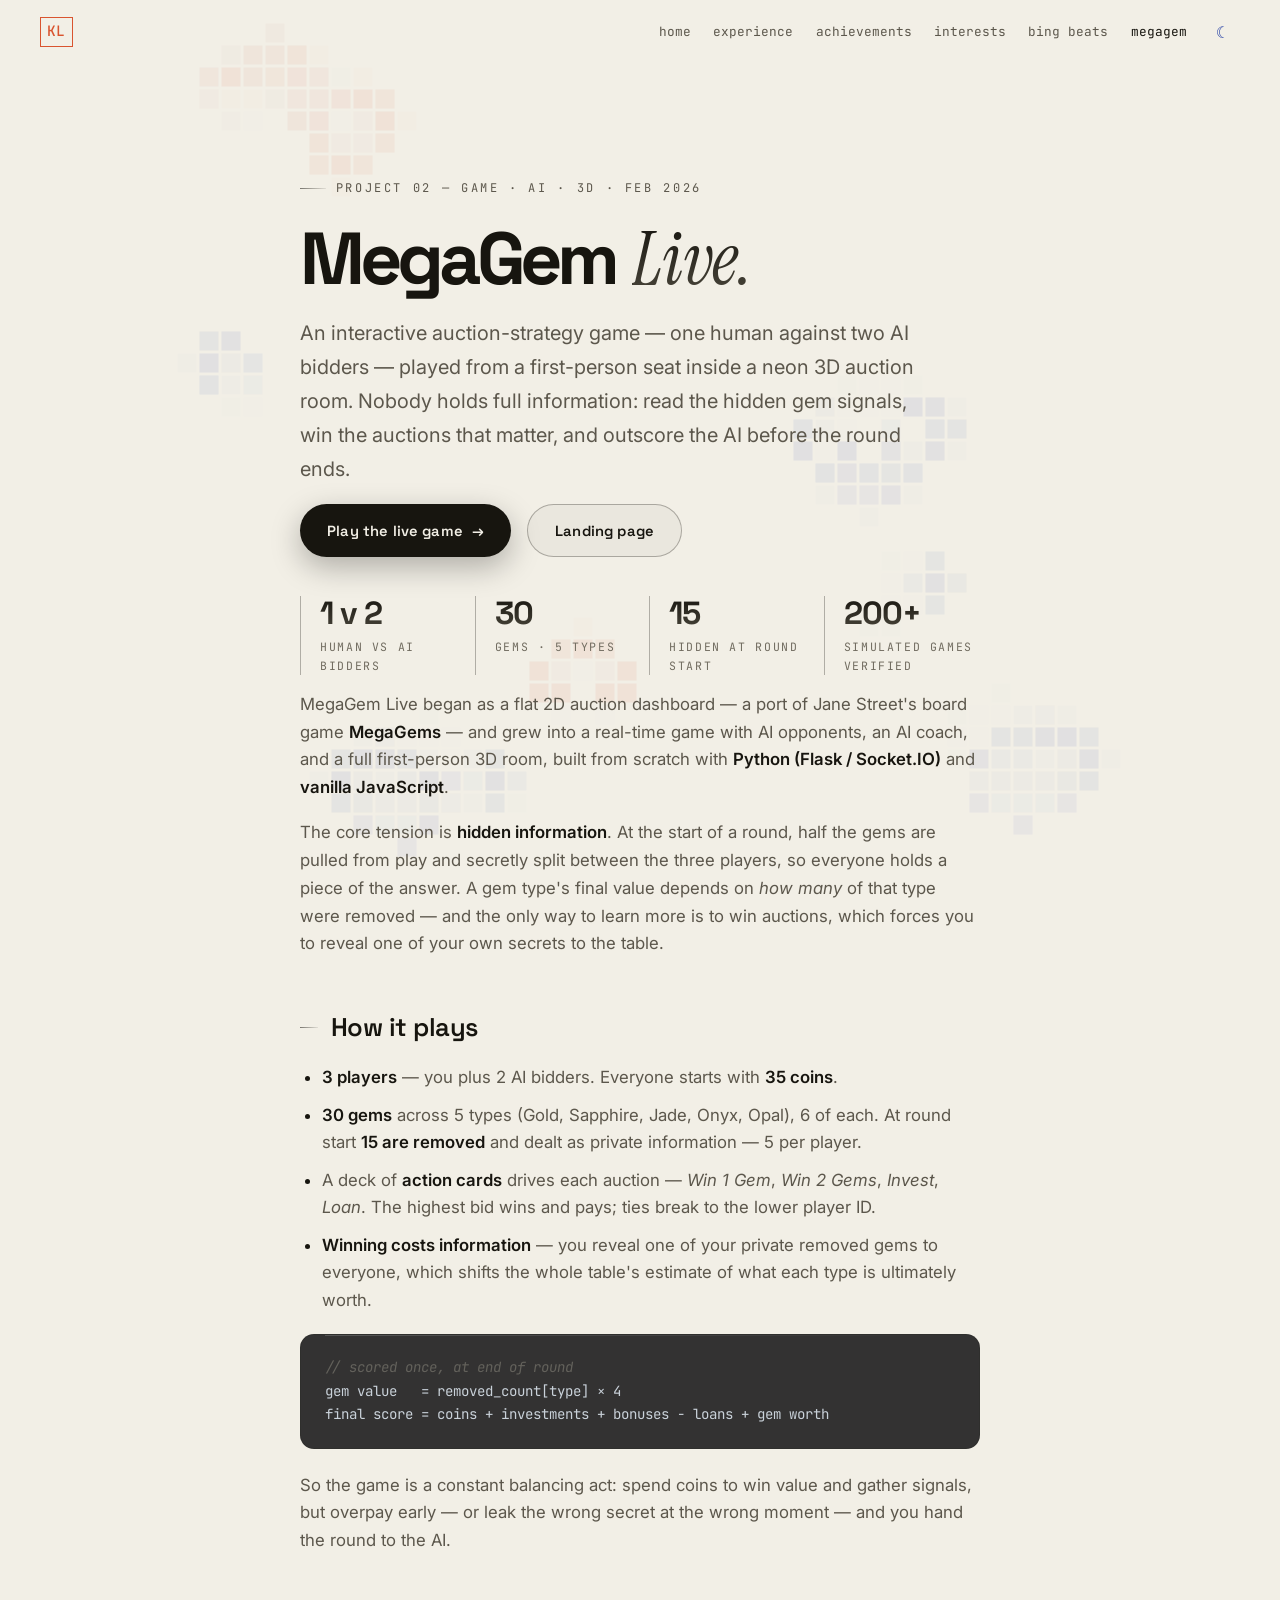
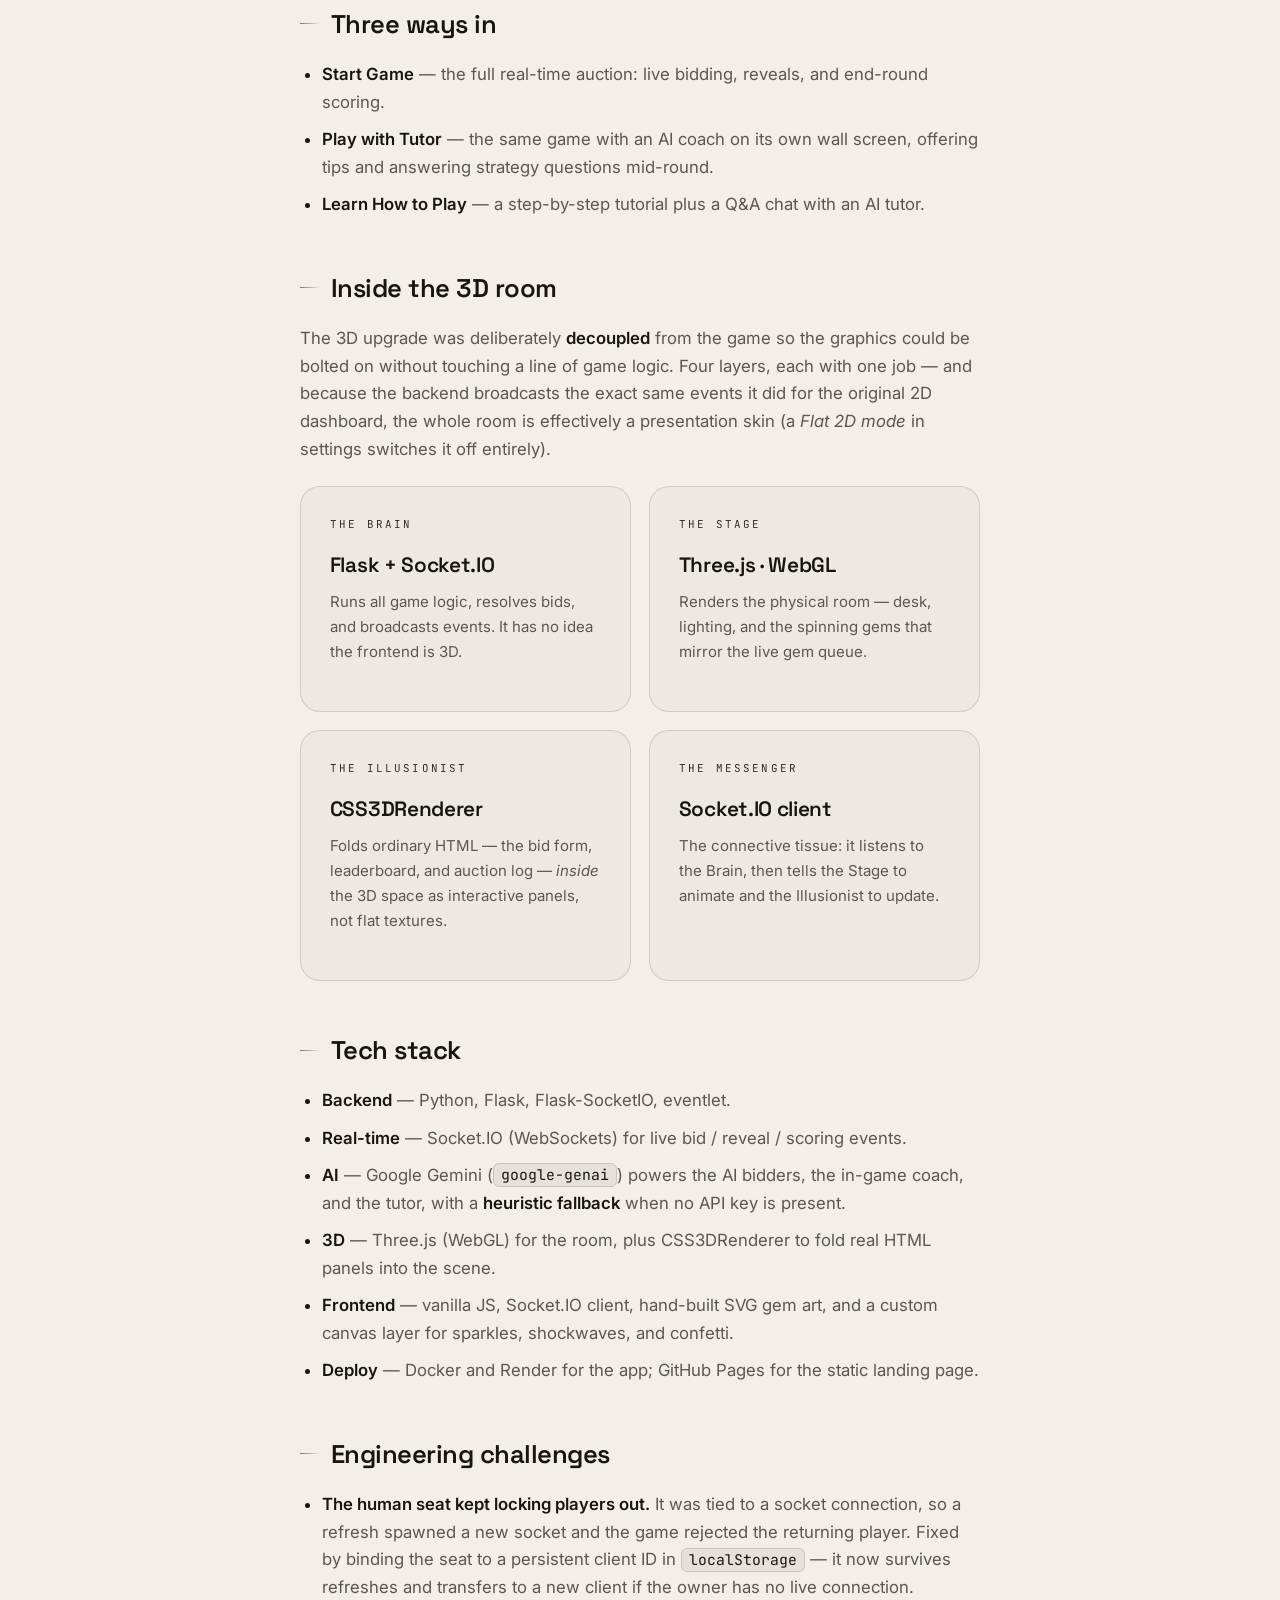
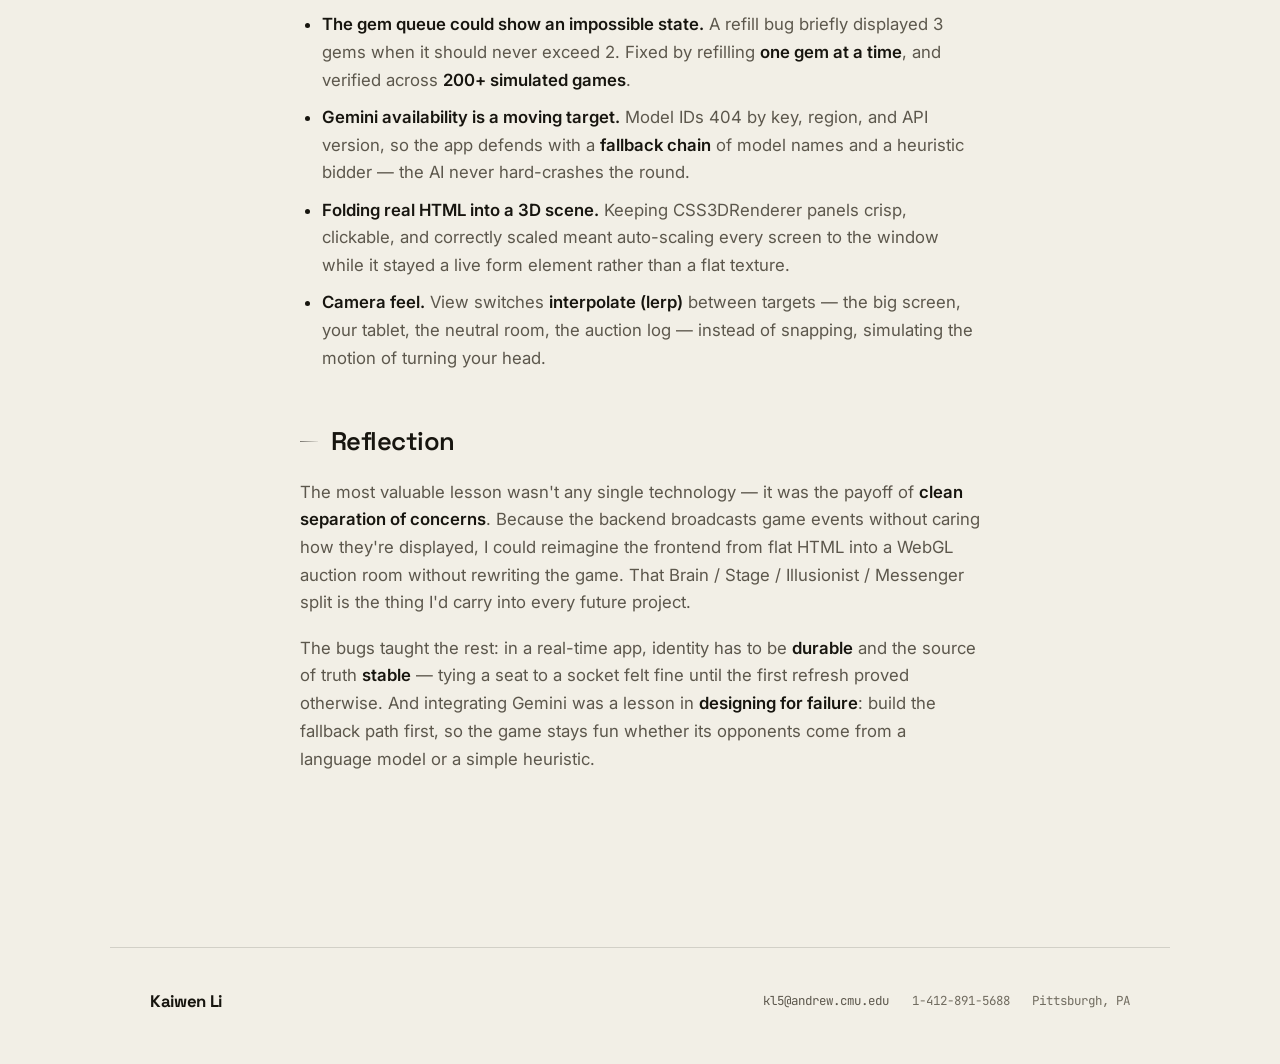
<file: megagem.html>
<!DOCTYPE html>
<html lang="en">

<head>
    <meta charset="UTF-8">
    <meta name="viewport" content="width=device-width, initial-scale=1">
    <title>MegaGem Live — Kaiwen Li</title>
    <link rel="icon"
        href="data:image/svg+xml,%3Csvg xmlns='http://www.w3.org/2000/svg' viewBox='0 0 64 64'%3E%3Crect width='64' height='64' rx='14' fill='%23f2f0ea'/%3E%3Ctext x='32' y='46' font-family='Georgia,serif' font-size='40' font-weight='bold' text-anchor='middle' fill='%230a0a0a'%3EK%3C/text%3E%3C/svg%3E">
    <link rel="preconnect" href="https://fonts.googleapis.com">
    <link rel="preconnect" href="https://fonts.gstatic.com" crossorigin>
    <link
        href="https://fonts.googleapis.com/css2?family=Space+Grotesk:wght@400;500;600;700&family=Instrument+Serif:ital@0;1&family=JetBrains+Mono:wght@400;500&family=Inter:wght@400;500;600&display=swap"
        rel="stylesheet">
    <script>try{if(localStorage.getItem("kl-theme")==="dark")document.documentElement.setAttribute("data-theme","dark")}catch(e){}</script>
    <link rel="stylesheet" href="styles.css">
</head>

<body>
    <!-- Game of Life background (drawn by signature.js) -->
    <div class="ambient" aria-hidden="true"></div>

    <header class="site-nav">
        <a class="nav-logo" href="index.html" aria-label="KL — Kaiwen Li, home">KL</a>
                <nav class="nav-links">
            <a href="index.html">Home</a>
            <a href="experience.html">Experience</a>
            <a href="honors.html">Achievements</a>
            <a href="interests.html">Interests</a>
            <a href="bingbeats.html">Bing Beats</a>
            <a href="megagem.html" class="active">MegaGem</a>
        </nav>
        <button class="menu-btn" aria-label="Open menu">
            <span class="bars"><span></span><span></span></span>
            Menu
        </button>
    </header>

        <div class="overlay-menu">
        <button class="overlay-close">Close</button>
        <a href="index.html"><span class="idx">01</span>Home</a>
        <a href="experience.html"><span class="idx">02</span>Experience</a>
        <a href="honors.html"><span class="idx">03</span>Achievements</a>
        <a href="interests.html"><span class="idx">04</span>Interests</a>
        <a href="bingbeats.html"><span class="idx">05</span>Bing Beats</a>
        <a href="megagem.html"><span class="idx">06</span>MegaGem Live</a>
    </div>

    <main class="page article">
        <span class="kicker" data-reveal>Project 02 — Game · AI · 3D · Feb 2026</span>
        <h1 class="display" data-reveal style="--d: 0.05s;">MegaGem <em>Live.</em></h1>
        <p class="lede" data-reveal style="--d: 0.1s;">
            An interactive auction-strategy game — one human against two AI bidders — played from a
            first-person seat inside a neon 3D auction room. Nobody holds full information: read the
            hidden gem signals, win the auctions that matter, and outscore the AI before the round ends.
        </p>

        <div class="btn-row" data-reveal style="--d: 0.15s; margin-bottom: 2.4rem;">
            <a class="btn btn-primary" href="https://megagem-live.onrender.com" target="_blank" rel="noopener">Play the live game
                <span class="arrow">→</span></a>
            <a class="btn btn-ghost" href="https://kaiwenli2007.github.io/MegaGem_Live/" target="_blank" rel="noopener">Landing
                page</a>
        </div>

        <div class="stat-strip" data-reveal style="--d: 0.2s; margin-bottom: 1rem;">
            <div class="stat"><div class="num">1 v 2</div><div class="lbl">Human vs AI bidders</div></div>
            <div class="stat"><div class="num">30</div><div class="lbl">Gems · 5 types</div></div>
            <div class="stat"><div class="num">15</div><div class="lbl">Hidden at round start</div></div>
            <div class="stat"><div class="num">200+</div><div class="lbl">Simulated games verified</div></div>
        </div>

        <div data-reveal>
            <p>
                MegaGem Live began as a flat 2D auction dashboard — a port of Jane Street's board game
                <strong>MegaGems</strong> — and grew into a real-time game with AI opponents, an AI coach, and a
                full first-person 3D room, built from scratch with <strong>Python (Flask / Socket.IO)</strong> and
                <strong>vanilla JavaScript</strong>.
            </p>
            <p>
                The core tension is <strong>hidden information</strong>. At the start of a round, half the gems are
                pulled from play and secretly split between the three players, so everyone holds a piece of the
                answer. A gem type's final value depends on <em>how many</em> of that type were removed — and the only
                way to learn more is to win auctions, which forces you to reveal one of your own secrets to the table.
            </p>

            <h2>How it plays</h2>
            <ul>
                <li><strong>3 players</strong> — you plus 2 AI bidders. Everyone starts with <strong>35 coins</strong>.</li>
                <li><strong>30 gems</strong> across 5 types (Gold, Sapphire, Jade, Onyx, Opal), 6 of each. At round
                    start <strong>15 are removed</strong> and dealt as private information — 5 per player.</li>
                <li>A deck of <strong>action cards</strong> drives each auction — <em>Win 1 Gem</em>, <em>Win 2 Gems</em>,
                    <em>Invest</em>, <em>Loan</em>. The highest bid wins and pays; ties break to the lower player ID.</li>
                <li><strong>Winning costs information</strong> — you reveal one of your private removed gems to everyone,
                    which shifts the whole table's estimate of what each type is ultimately worth.</li>
            </ul>

            <div class="code-block" data-reveal><span class="cm">// scored once, at end of round</span>
gem value   = removed_count[type] &times; 4
final score = coins + investments + bonuses &minus; loans + gem worth</div>

            <p>
                So the game is a constant balancing act: spend coins to win value and gather signals, but overpay
                early — or leak the wrong secret at the wrong moment — and you hand the round to the AI.
            </p>

            <h2>Three ways in</h2>
            <ul>
                <li><strong>Start Game</strong> — the full real-time auction: live bidding, reveals, and end-round scoring.</li>
                <li><strong>Play with Tutor</strong> — the same game with an AI coach on its own wall screen, offering
                    tips and answering strategy questions mid-round.</li>
                <li><strong>Learn How to Play</strong> — a step-by-step tutorial plus a Q&amp;A chat with an AI tutor.</li>
            </ul>

            <h2>Inside the 3D room</h2>
            <p>
                The 3D upgrade was deliberately <strong>decoupled</strong> from the game so the graphics could be bolted
                on without touching a line of game logic. Four layers, each with one job — and because the backend
                broadcasts the exact same events it did for the original 2D dashboard, the whole room is effectively a
                presentation skin (a <em>Flat 2D mode</em> in settings switches it off entirely).
            </p>

            <div class="bento" style="margin: 1.4rem 0 0.5rem;">
                <div class="glass-card span-3" data-tilt data-reveal>
                    <span class="card-label">The Brain</span>
                    <h3 class="card-title">Flask + Socket.IO</h3>
                    <p class="card-desc">Runs all game logic, resolves bids, and broadcasts events. It has no idea the
                        frontend is 3D.</p>
                </div>
                <div class="glass-card span-3" data-tilt data-reveal style="--d: 0.06s;">
                    <span class="card-label">The Stage</span>
                    <h3 class="card-title">Three.js · WebGL</h3>
                    <p class="card-desc">Renders the physical room — desk, lighting, and the spinning gems that mirror
                        the live gem queue.</p>
                </div>
                <div class="glass-card span-3" data-tilt data-reveal style="--d: 0.12s;">
                    <span class="card-label">The Illusionist</span>
                    <h3 class="card-title">CSS3DRenderer</h3>
                    <p class="card-desc">Folds ordinary HTML — the bid form, leaderboard, and auction log — <em>inside</em>
                        the 3D space as interactive panels, not flat textures.</p>
                </div>
                <div class="glass-card span-3" data-tilt data-reveal style="--d: 0.18s;">
                    <span class="card-label">The Messenger</span>
                    <h3 class="card-title">Socket.IO client</h3>
                    <p class="card-desc">The connective tissue: it listens to the Brain, then tells the Stage to animate
                        and the Illusionist to update.</p>
                </div>
            </div>

            <h2>Tech stack</h2>
            <ul>
                <li><strong>Backend</strong> — Python, Flask, Flask-SocketIO, eventlet.</li>
                <li><strong>Real-time</strong> — Socket.IO (WebSockets) for live bid / reveal / scoring events.</li>
                <li><strong>AI</strong> — Google Gemini (<code>google-genai</code>) powers the AI bidders, the in-game
                    coach, and the tutor, with a <strong>heuristic fallback</strong> when no API key is present.</li>
                <li><strong>3D</strong> — Three.js (WebGL) for the room, plus CSS3DRenderer to fold real HTML panels
                    into the scene.</li>
                <li><strong>Frontend</strong> — vanilla JS, Socket.IO client, hand-built SVG gem art, and a custom
                    canvas layer for sparkles, shockwaves, and confetti.</li>
                <li><strong>Deploy</strong> — Docker and Render for the app; GitHub Pages for the static landing page.</li>
            </ul>

            <h2>Engineering challenges</h2>
            <ul>
                <li><strong>The human seat kept locking players out.</strong> It was tied to a socket connection, so a
                    refresh spawned a new socket and the game rejected the returning player. Fixed by binding the seat
                    to a persistent client ID in <code>localStorage</code> — it now survives refreshes and transfers to
                    a new client if the owner has no live connection.</li>
                <li><strong>The gem queue could show an impossible state.</strong> A refill bug briefly displayed 3 gems
                    when it should never exceed 2. Fixed by refilling <strong>one gem at a time</strong>, and verified
                    across <strong>200+ simulated games</strong>.</li>
                <li><strong>Gemini availability is a moving target.</strong> Model IDs 404 by key, region, and API
                    version, so the app defends with a <strong>fallback chain</strong> of model names and a heuristic
                    bidder — the AI never hard-crashes the round.</li>
                <li><strong>Folding real HTML into a 3D scene.</strong> Keeping CSS3DRenderer panels crisp, clickable,
                    and correctly scaled meant auto-scaling every screen to the window while it stayed a live form
                    element rather than a flat texture.</li>
                <li><strong>Camera feel.</strong> View switches <strong>interpolate (lerp)</strong> between targets — the
                    big screen, your tablet, the neutral room, the auction log — instead of snapping, simulating the
                    motion of turning your head.</li>
            </ul>

            <h2>Reflection</h2>
            <p>
                The most valuable lesson wasn't any single technology — it was the payoff of <strong>clean separation
                of concerns</strong>. Because the backend broadcasts game events without caring how they're displayed,
                I could reimagine the frontend from flat HTML into a WebGL auction room without rewriting the game.
                That Brain / Stage / Illusionist / Messenger split is the thing I'd carry into every future project.
            </p>
            <p>
                The bugs taught the rest: in a real-time app, identity has to be <strong>durable</strong> and the source
                of truth <strong>stable</strong> — tying a seat to a socket felt fine until the first refresh proved
                otherwise. And integrating Gemini was a lesson in <strong>designing for failure</strong>: build the
                fallback path first, so the game stays fun whether its opponents come from a language model or a simple
                heuristic.
            </p>
        </div>
    </main>

    <footer class="site-footer">
        <span class="foot-name">Kaiwen Li</span>
        <div class="foot-meta">
            <a href="mailto:kl5@andrew.cmu.edu">kl5@andrew.cmu.edu</a>
            <span>1-412-891-5688</span>
            <span>Pittsburgh, PA</span>
        </div>
    </footer>

    <script src="site.js"></script>
    <script src="signature.js"></script>
</body>

</html>
</file>
<file: styles.css>
/* ============================================================
   KAIWEN LI — PORTFOLIO DESIGN SYSTEM
   Warm paper canvas · monochrome ink · editorial type
   ============================================================ */

:root {
    /* ============================================================
       LIGHT "PAPER" — the default. Monochrome ink on warm paper;
       colour only appears through motion/interaction (see JS).
       ============================================================ */
    --bg: #f2efe6;
    --ink: #17150f;
    --sub: #5c574c;
    --faint: #716c60;   /* ≥ 4.5:1 on --bg: it is used for real text (dates, labels) */
    --line: rgba(23, 21, 15, 0.14);
    --line-strong: rgba(23, 21, 15, 0.30);
    --glass: rgba(242, 239, 230, 0.62);
    --glass-strong: rgba(242, 239, 230, 0.88);
    --overlay-bg: rgba(242, 239, 230, 0.95);
    --card: rgba(23, 21, 15, 0.022);

    /* base colour for interaction overlays: ink on paper */
    --tint-rgb: 23, 21, 15;
    /* the signature hue that motion/hover reveals */
    --accent: #d9542f;
    --accent-rgb: 217, 84, 47;
    /* second ink — cobalt. Cells, the hero name, links */
    --blue: #2b45a6;
    --blue-rgb: 43, 69, 166;
    /* pale wake left behind by cells that just died */
    --trail: #c9cde3;
    /* peak opacity of a lit pond cell (read by signature.js) — a backdrop, not a light show */
    --pond-ink: 0.3;

    /* former accent tokens — kept as names so every component recolours at once */
    --a-violet: #17150f;
    --a-cyan: var(--blue);

    --grad-text: linear-gradient(180deg, #17150f 0%, #4a463b 100%);
    --grad-line: linear-gradient(90deg, rgba(23, 21, 15, 0.55), rgba(23, 21, 15, 0.08));

    --font-display: 'Space Grotesk', -apple-system, system-ui, sans-serif;
    --font-serif: 'Instrument Serif', Georgia, serif;
    --font-mono: 'JetBrains Mono', ui-monospace, monospace;
    --font-body: 'Inter', -apple-system, system-ui, sans-serif;

    --ease-out: cubic-bezier(0.16, 1, 0.3, 1);
}

:root[data-theme="dark"] {
    /* ---- DARK (the alternate; toggle in the nav bar) ---- */
    --bg: #0a0a0a;
    --ink: #f2f0ea;
    --sub: #98968f;
    --faint: #83817a;
    --line: rgba(242, 240, 234, 0.10);
    --line-strong: rgba(242, 240, 234, 0.22);
    --glass: rgba(16, 16, 16, 0.6);
    --glass-strong: rgba(10, 10, 10, 0.82);
    --overlay-bg: rgba(8, 8, 8, 0.94);
    --card: rgba(242, 240, 234, 0.022);

    --tint-rgb: 255, 255, 255;
    --accent: #ff6a42;
    --accent-rgb: 255, 106, 66;
    --blue: #8ea0ff;
    --blue-rgb: 142, 160, 255;
    --trail: #1d2131;
    --pond-ink: 0.26;

    --a-violet: #f2f0ea;

    --grad-text: linear-gradient(180deg, #f6f4ee 0%, #cfcdc6 100%);
    --grad-line: linear-gradient(90deg, rgba(242, 240, 234, 0.85), rgba(242, 240, 234, 0.12));
}

* {
    box-sizing: border-box;
}

html {
    scroll-behavior: smooth;
    scroll-padding-top: 80px; /* anchor targets clear the 64px fixed nav */
}

body {
    margin: 0;
    background: var(--bg);
    color: var(--ink);
    font-family: var(--font-body);
    font-size: 1.05rem;
    line-height: 1.65;
    -webkit-font-smoothing: antialiased;
    overflow-x: hidden;
}

::selection {
    background: var(--ink);
    color: var(--bg);
}

:focus-visible {
    outline: 2px solid var(--blue);
    outline-offset: 3px;
}

.sr-only {
    position: absolute;
    width: 1px;
    height: 1px;
    padding: 0;
    margin: -1px;
    overflow: hidden;
    clip: rect(0, 0, 0, 0);
    white-space: nowrap;
    border: 0;
}

/* ------------------------------------------------------------
   AMBIENT BACKGROUND — the Game of Life canvas (signature.js)
   ------------------------------------------------------------ */

.ambient {
    position: fixed;
    inset: 0;
    z-index: -2;
    overflow: hidden;
    pointer-events: none;
}

.ambient canvas {
    position: absolute;
    inset: 0;
    width: 100%;
    height: 100%;
}

/* ------------------------------------------------------------
   NAVIGATION — flat top bar: boxed monogram left, links right
   ------------------------------------------------------------ */

.site-nav {
    position: fixed;
    top: 0;
    left: 0;
    right: 0;
    z-index: 100;
    display: flex;
    align-items: center;
    gap: 1.2rem;
    height: 64px;
    padding: 0 40px;
    border-bottom: 1px solid transparent;
    transition: background 0.35s, border-color 0.35s;
    white-space: nowrap;
}

.site-nav.scrolled {
    background: var(--glass-strong);
    border-bottom-color: var(--line);
    backdrop-filter: blur(16px) saturate(1.3);
    -webkit-backdrop-filter: blur(16px) saturate(1.3);
}

.nav-logo {
    display: inline-flex;
    align-items: center;
    justify-content: center;
    height: 30px;
    padding: 0 6px;
    border: 1.5px solid var(--accent);
    color: var(--accent);
    font-family: var(--font-mono);
    font-weight: 500;
    font-size: 0.9rem;
    letter-spacing: 0.02em;
    line-height: 1;
    text-decoration: none;
    transition: background 0.25s, color 0.25s;
}

.nav-logo:hover {
    background: var(--accent);
    color: var(--bg);
}

.nav-links {
    display: flex;
    align-items: center;
    gap: 1.4rem;
    margin-left: auto;
}

.nav-links a {
    color: var(--sub);
    text-decoration: none;
    font-family: var(--font-mono);
    font-size: 0.8rem;
    text-transform: lowercase;
    padding: 0.3rem 0;
    transition: color 0.25s;
}

.nav-links a:hover,
.nav-links a.active {
    color: var(--ink);
}

.menu-btn {
    display: none;
    align-items: center;
    gap: 0.5rem;
    background: none;
    border: none;
    cursor: pointer;
    color: var(--ink);
    font-family: var(--font-mono);
    font-size: 0.78rem;
    letter-spacing: 0.12em;
    text-transform: uppercase;
    padding: 0.35rem 0.5rem;
}

.menu-btn .bars {
    display: inline-flex;
    flex-direction: column;
    gap: 4px;
}

.menu-btn .bars span {
    display: block;
    width: 18px;
    height: 1.5px;
    background: var(--ink);
}

@media (max-width: 1020px) {
    .nav-links {
        display: none;
    }

    .site-nav .theme-toggle {
        margin-left: auto;
    }

    .menu-btn {
        display: inline-flex;
    }
}

/* Full-screen overlay menu */
.overlay-menu {
    position: fixed;
    inset: 0;
    z-index: 200;
    background: var(--overlay-bg);
    backdrop-filter: blur(28px);
    -webkit-backdrop-filter: blur(28px);
    display: flex;
    flex-direction: column;
    justify-content: flex-start;
    overflow-y: auto;             /* short landscape screens scroll the menu */
    overscroll-behavior: contain;
    padding: 26px 8vw 6vh;
    opacity: 0;
    visibility: hidden;
    pointer-events: none; /* clicks pass through while it fades out */
    transition: opacity 0.45s var(--ease-out), visibility 0.45s;
}

.overlay-menu.open {
    opacity: 1;
    visibility: visible;
    pointer-events: auto;
    /* become visible at once (not after 0.45s) so focus can move into the menu */
    transition: opacity 0.45s var(--ease-out), visibility 0s;
}

.overlay-menu a {
    display: flex;
    align-items: baseline;
    gap: 1.2rem;
    text-decoration: none;
    color: var(--ink);
    font-family: var(--font-display);
    font-size: clamp(1.7rem, 5.5vw, 3.2rem);
    font-weight: 600;
    letter-spacing: -0.02em;
    padding: 0.35rem 0;
    opacity: 0;
    transform: translateY(28px);
    transition: opacity 0.5s var(--ease-out), transform 0.5s var(--ease-out), color 0.25s;
}

.overlay-menu.open a {
    opacity: 1;
    transform: translateY(0);
}

.overlay-menu a:hover {
    color: transparent;
    background: var(--grad-text);
    -webkit-background-clip: text;
    background-clip: text;
}

.overlay-menu a .idx {
    font-family: var(--font-mono);
    font-size: 0.85rem;
    color: var(--faint);
    -webkit-text-fill-color: var(--faint);
}

.overlay-close {
    /* sticky inside the scrolling overlay, so it never scrolls out of reach */
    position: sticky;
    top: 0;
    z-index: 1;
    align-self: flex-end;
    flex-shrink: 0;
    margin: 0 calc(30px - 8vw) 1.2rem 0;
    background: none;
    border: 1px solid var(--line-strong);
    border-radius: 999px;
    color: var(--ink);
    font-family: var(--font-mono);
    font-size: 0.75rem;
    letter-spacing: 0.15em;
    text-transform: uppercase;
    padding: 0.6rem 1.2rem;
    cursor: pointer;
    transition: border-color 0.25s, background 0.25s;
}

.overlay-close:hover {
    border-color: var(--ink);
    background: rgba(var(--tint-rgb), 0.06);
}

/* centre the links in the space under Close; auto margins collapse to 0 when the
   list is taller than the screen, so the first link can never be pushed off the top */
.overlay-menu a:first-of-type {
    margin-top: auto;
}

.overlay-menu a:last-of-type {
    margin-bottom: auto;
}

/* landscape phones: the seven links must fit (and the menu scrolls if not) */
@media (max-height: 520px) {
    .overlay-menu a {
        font-size: clamp(1.1rem, 7vh, 1.8rem);
        padding: 0.12rem 0;
    }
}

/* ------------------------------------------------------------
   PAGE SCAFFOLD
   ------------------------------------------------------------ */

.page {
    max-width: 1060px;
    margin: 0 auto;
    padding: 170px 40px 60px;
}

.kicker {
    display: inline-flex;
    align-items: center;
    gap: 0.6rem;
    font-family: var(--font-mono);
    font-size: 0.75rem;
    letter-spacing: 0.22em;
    text-transform: uppercase;
    color: var(--sub);
    margin-bottom: 1.4rem;
}

.kicker::before {
    content: "";
    width: 26px;
    height: 1px;
    background: var(--grad-line);
}

.display {
    font-family: var(--font-display);
    font-size: clamp(2.6rem, 7vw, 4.6rem);
    font-weight: 700;
    letter-spacing: -0.035em;
    line-height: 1.02;
    margin: 0 0 1.2rem;
    color: var(--ink);
}

.display em,
.serif-accent {
    font-family: var(--font-serif);
    font-style: italic;
    font-weight: 400;
    letter-spacing: -0.01em;
    padding-right: 0.06em;
    /* solid fallback first — if background-clip:text fails to (re)apply
       during a repaint (GPU compositing edge case on transform/opacity
       transitions), the word stays ink-colored instead of vanishing */
    color: var(--ink);
}

@supports (background-clip: text) or (-webkit-background-clip: text) {
    .display em,
    .serif-accent {
        background: var(--grad-text);
        -webkit-background-clip: text;
        background-clip: text;
        -webkit-text-fill-color: transparent;
        color: transparent;
    }
}

.lede {
    color: var(--sub);
    font-size: clamp(1.05rem, 2vw, 1.25rem);
    max-width: 640px;
    line-height: 1.7;
    margin: 0 0 3rem;
}

.section-gap {
    margin-top: 5.5rem;
}

/* ------------------------------------------------------------
   CURSOR-REACTIVE TYPE — letters/words split by site.js
   ------------------------------------------------------------ */

.ch,
.ch-unit {
    display: inline-block;
    will-change: transform;
}

/* inline-block spans lose the parent's letter-spacing between
   characters — compensate so headline tracking stays tight */
.display .ch {
    margin-right: -0.035em;
}

.section-title .ch {
    margin-right: -0.03em;
}

/* ------------------------------------------------------------
   REVEAL ON SCROLL
   ------------------------------------------------------------ */

[data-reveal] {
    opacity: 0;
    transform: translateY(26px);
    transition: opacity 0.9s var(--ease-out), transform 0.9s var(--ease-out);
    transition-delay: var(--d, 0s);
}

[data-reveal].revealed {
    opacity: 1;
    transform: translateY(0);
}

/* ------------------------------------------------------------
   GLASS CARDS (pointer-tracked glow)
   ------------------------------------------------------------ */

.glass-card {
    position: relative;
    background: var(--card);
    border: 1px solid var(--line);
    border-radius: 20px;
    padding: 1.8rem;
    overflow: hidden;
    transition: border-color 0.35s, transform 0.35s var(--ease-out), box-shadow 0.35s;
}

.glass-card::before {
    content: "";
    position: absolute;
    inset: 0;
    background: radial-gradient(480px circle at var(--mx, 50%) var(--my, 50%),
            rgba(var(--accent-rgb), 0.13), transparent 55%);
    opacity: 0;
    transition: opacity 0.4s;
    pointer-events: none;
}

.glass-card:hover {
    border-color: var(--line-strong);
    transform: translateY(-3px);
    box-shadow: 0 24px 60px rgba(0, 0, 0, 0.35);
}

.glass-card:hover::before {
    opacity: 1;
}

.card-label {
    display: block;
    font-family: var(--font-mono);
    font-size: 0.68rem;
    letter-spacing: 0.2em;
    text-transform: uppercase;
    background: var(--grad-text);
    -webkit-background-clip: text;
    background-clip: text;
    color: transparent;
    margin-bottom: 0.9rem;
}

.card-title {
    font-family: var(--font-display);
    font-size: 1.3rem;
    font-weight: 600;
    letter-spacing: -0.015em;
    color: var(--ink);
    margin: 0 0 0.5rem;
}

.card-desc {
    color: var(--sub);
    font-size: 0.94rem;
    line-height: 1.65;
    margin: 0;
}

.card-desc strong {
    color: var(--ink);
    font-weight: 600;
}

/* Bento grid */
.bento {
    display: grid;
    grid-template-columns: repeat(6, 1fr);
    gap: 18px;
}

.span-2 { grid-column: span 2; }
.span-3 { grid-column: span 3; }
.span-4 { grid-column: span 4; }
.span-6 { grid-column: span 6; }

@media (max-width: 800px) {
    .span-2, .span-3, .span-4, .span-6 {
        grid-column: span 6;
    }
}

/* ------------------------------------------------------------
   CHIPS / TAGS
   ------------------------------------------------------------ */

.chip-row {
    display: flex;
    flex-wrap: wrap;
    gap: 9px;
    padding: 0;
    margin: 1rem 0 0;
    list-style: none;
}

.chip {
    font-family: var(--font-mono);
    font-size: 0.78rem;
    color: var(--sub);
    border: 1px solid var(--line);
    background: rgba(var(--tint-rgb), 0.03);
    border-radius: 999px;
    padding: 6px 14px;
    transition: color 0.25s, border-color 0.25s, background 0.25s, transform 0.25s;
}

.chip:hover {
    color: var(--ink);
    border-color: var(--line-strong);
    background: rgba(var(--tint-rgb), 0.06);
    transform: translateY(-2px);
}

.tag-solo {
    display: inline-block;
    font-family: var(--font-mono);
    font-size: 0.72rem;
    letter-spacing: 0.08em;
    color: var(--ink);
    border: 1px solid var(--line-strong);
    background: rgba(var(--tint-rgb), 0.05);
    border-radius: 999px;
    padding: 5px 13px;
    margin-top: 1.2rem;
}

/* ------------------------------------------------------------
   TIMELINE
   ------------------------------------------------------------ */

.timeline {
    position: relative;
    padding-left: 2.4rem;
    margin-left: 0.4rem;
}

.timeline::before {
    content: "";
    position: absolute;
    left: 0;
    top: 6px;
    bottom: 6px;
    width: 1px;
    background: linear-gradient(180deg, var(--a-violet), var(--a-cyan) 55%, transparent);
    opacity: 0.5;
}

.t-entry {
    position: relative;
    margin-bottom: 4rem;
}

.t-entry::before {
    content: "";
    position: absolute;
    left: calc(-2.4rem - 5.5px - 0.4px);
    top: 9px;
    width: 11px;
    height: 11px;
    border-radius: 50%;
    background: var(--bg);
    border: 1.5px solid var(--ink);
    box-shadow: none;
}

.t-head {
    display: flex;
    justify-content: space-between;
    align-items: baseline;
    flex-wrap: wrap;
    gap: 0.4rem;
}

.t-title {
    font-family: var(--font-display);
    font-size: 1.55rem;
    font-weight: 600;
    letter-spacing: -0.02em;
    color: var(--ink);
    margin: 0;
}

.t-date {
    font-family: var(--font-mono);
    font-size: 0.8rem;
    color: var(--faint);
    letter-spacing: 0.05em;
}

.t-org {
    font-family: var(--font-mono);
    font-size: 0.85rem;
    margin-top: 5px;
    background: var(--grad-text);
    -webkit-background-clip: text;
    background-clip: text;
    color: transparent;
    display: inline-block;
}

.t-points {
    list-style: none;
    padding: 0;
    margin: 1rem 0 0;
}

.t-points li {
    position: relative;
    padding-left: 1.6rem;
    color: var(--sub);
    font-size: 0.96rem;
    margin-bottom: 0.55rem;
    line-height: 1.65;
}

.t-points li::before {
    content: "→";
    position: absolute;
    left: 0;
    color: var(--a-cyan);
    font-family: var(--font-mono);
}

/* ------------------------------------------------------------
   BUTTONS
   ------------------------------------------------------------ */

.btn-row {
    display: flex;
    flex-wrap: wrap;
    gap: 1rem;
}

.btn {
    position: relative;
    display: inline-flex;
    align-items: center;
    gap: 0.55rem;
    font-family: var(--font-display);
    font-size: 0.92rem;
    font-weight: 600;
    letter-spacing: 0.01em;
    text-decoration: none;
    border-radius: 999px;
    padding: 0.85rem 1.7rem;
    transition: transform 0.3s var(--ease-out), box-shadow 0.3s, background 0.3s, border-color 0.3s;
    will-change: transform;
}

.btn-primary {
    color: var(--bg);
    background: var(--ink);
    box-shadow: 0 10px 30px rgba(0, 0, 0, 0.28);
}

.btn-primary:hover {
    box-shadow: 0 16px 44px rgba(0, 0, 0, 0.4);
}

.btn-ghost {
    color: var(--ink);
    border: 1px solid var(--line-strong);
    background: rgba(var(--tint-rgb), 0.03);
}

.btn-ghost:hover {
    border-color: var(--ink);
    background: rgba(var(--tint-rgb), 0.05);
}

.btn .arrow {
    transition: transform 0.3s var(--ease-out);
}

.btn:hover .arrow {
    transform: translateX(4px);
}

/* ------------------------------------------------------------
   ARTICLE (project pages)
   ------------------------------------------------------------ */

.article {
    max-width: 760px;
}

.article h2 {
    font-family: var(--font-display);
    font-size: 1.6rem;
    font-weight: 600;
    letter-spacing: -0.02em;
    color: var(--ink);
    margin: 3rem 0 1rem;
    display: flex;
    align-items: center;
    gap: 0.8rem;
}

.article h2::before {
    content: "";
    width: 18px;
    height: 1px;
    background: var(--grad-line);
    flex-shrink: 0;
}

.article p {
    color: var(--sub);
    margin: 0 0 1.1rem;
}

.article p strong,
.article li strong {
    color: var(--ink);
    font-weight: 600;
}

.article ul,
.article ol {
    color: var(--sub);
    padding-left: 1.4rem;
    margin: 0 0 1.2rem;
}

.article li {
    margin-bottom: 0.6rem;
}

.article li::marker {
    color: var(--a-violet);
}

.article a:not(.btn) {
    color: var(--ink);
    text-decoration: none;
    border-bottom: 1px solid var(--line-strong);
    transition: border-color 0.25s;
}

.article a:not(.btn):hover {
    border-color: var(--ink);
}

code {
    font-family: var(--font-mono);
    font-size: 0.88em;
    color: var(--ink);
    background: rgba(var(--tint-rgb), 0.06);
    border: 1px solid var(--line);
    border-radius: 6px;
    padding: 0.1em 0.45em;
}

.code-block {
    position: relative;
    background: rgba(3, 3, 6, 0.8);
    border: 1px solid var(--line);
    border-radius: 14px;
    padding: 1.3rem 1.5rem;
    font-family: var(--font-mono);
    font-size: 0.88rem;
    line-height: 1.7;
    color: #c9d1d9;
    overflow-x: auto;
    margin: 1rem 0 1.4rem;
    white-space: pre-wrap;
}

.code-block::before {
    content: "";
    position: absolute;
    top: 0;
    left: 1.5rem;
    right: 1.5rem;
    height: 1px;
    background: linear-gradient(90deg, rgba(255, 255, 255, 0.35), transparent);
    opacity: 0.5;
}

.code-block .cm { color: #63615b; font-style: italic; }

/* ------------------------------------------------------------
   STATS STRIP
   ------------------------------------------------------------ */

.stat-strip {
    display: grid;
    grid-template-columns: repeat(auto-fit, minmax(150px, 1fr));
    gap: 18px;
}

.stat {
    border-left: 1px solid var(--line-strong);
    padding-left: 1.2rem;
}

.stat .num {
    font-family: var(--font-display);
    font-size: 2rem;
    font-weight: 700;
    letter-spacing: -0.03em;
    background: var(--grad-text);
    -webkit-background-clip: text;
    background-clip: text;
    color: transparent;
    line-height: 1.1;
}

.stat .lbl {
    font-family: var(--font-mono);
    font-size: 0.72rem;
    letter-spacing: 0.14em;
    text-transform: uppercase;
    color: var(--faint);
    margin-top: 0.4rem;
}

/* ------------------------------------------------------------
   FOOTER
   ------------------------------------------------------------ */

.site-footer {
    max-width: 1060px;
    margin: 6rem auto 0;
    padding: 2.5rem 40px 3rem;
    border-top: 1px solid var(--line);
    display: flex;
    justify-content: space-between;
    align-items: center;
    flex-wrap: wrap;
    gap: 1rem;
}

.site-footer .foot-name {
    font-family: var(--font-display);
    font-weight: 700;
    letter-spacing: -0.02em;
    color: var(--ink);
}

.site-footer .foot-meta {
    font-family: var(--font-mono);
    font-size: 0.78rem;
    color: var(--faint);
    display: flex;
    flex-wrap: wrap;
    gap: 0.5rem 1.4rem;
}

.site-footer a {
    color: var(--sub);
    text-decoration: none;
    transition: color 0.25s;
}

.site-footer a:hover {
    color: var(--ink);
}

/* ------------------------------------------------------------
   HERO (index) — the pond: four corners around live cells
   ------------------------------------------------------------ */

.hero {
    position: relative;
    min-height: 100vh;
    min-height: 100svh;
    display: grid;
    grid-template-columns: minmax(0, 1fr) minmax(0, 1fr);
    grid-template-rows: auto 1fr auto;
    grid-template-areas:
        "epi   intro"
        ".     ."
        "stats name";
    gap: 1.2rem 2rem;
    padding: 104px 40px 36px;
}

@keyframes rise {
    from {
        opacity: 0;
        transform: translateY(22px);
    }
    to {
        opacity: 1;
        transform: translateY(0);
    }
}

.hero-epigraph {
    grid-area: epi;
    align-self: start;
    margin: 0;
    font-family: var(--font-mono);
    font-size: 0.82rem;
    line-height: 1.7;
    color: var(--ink);
    animation: rise 0.9s var(--ease-out) 0.1s both;
}

.hero-hint {
    color: var(--sub);
}

.hero-intro {
    grid-area: intro;
    justify-self: end;
    width: min(100%, 32rem);
    animation: rise 0.9s var(--ease-out) 0.2s both;
}

/* two lines reserved so the blurb below never jumps while the typewriter runs */
.hero-headline {
    display: flex;
    align-items: flex-end;
    min-height: 2.5em;
    margin: 0 0 1.1rem;
    font-family: var(--font-display);
    font-size: clamp(1.45rem, 2.5vw, 2.1rem);
    font-weight: 500;
    letter-spacing: -0.015em;
    line-height: 1.25;
    color: var(--blue);
}

.hero-headline .hl-caret {
    color: var(--accent);
    font-weight: 400;
    margin-left: 0.04em;
    animation: caret-blink 1.05s steps(1) infinite;
}

@keyframes caret-blink { 50% { opacity: 0; } }

.hero-blurb {
    margin: 0;
    padding-left: 1.1rem;
    border-left: 2px solid var(--accent);
    font-family: var(--font-body);
    font-size: clamp(1.02rem, 0.6rem + 0.7vw, 1.2rem);
    line-height: 1.6;
    letter-spacing: -0.006em;
    color: var(--ink);
    text-wrap: pretty;
}

.hero-blurb strong {
    font-weight: 600;
}

.hero-links {
    margin: 1.3rem 0 0;
    padding-left: calc(1.1rem + 2px);
    font-family: var(--font-mono);
    font-size: 0.86rem;
    color: var(--faint);
}

.hero-links span {
    margin: 0 0.5rem;
}

.hero-blurb a {
    color: var(--blue);
    font-weight: 500;
    text-decoration: underline;
    text-decoration-color: rgba(var(--blue-rgb), 0.35);
    text-decoration-thickness: 1px;
    text-underline-offset: 4px;
    transition: color 0.25s, text-decoration-color 0.25s;
}

.hero-links a {
    color: var(--ink);
    text-decoration: underline;
    text-decoration-color: var(--line-strong);
    text-decoration-thickness: 1px;
    text-underline-offset: 3px;
    transition: color 0.25s, text-decoration-color 0.25s;
}

.hero-blurb a:hover {
    text-decoration-color: var(--blue);
}

.hero-links a:hover {
    color: var(--blue);
    text-decoration-color: var(--blue);
}

.hero-stats {
    grid-area: stats;
    align-self: end;
    display: flex;
    flex-wrap: wrap;
    gap: 0.3rem 1.4rem;
    margin: 0 0 0.5rem;
    font-family: var(--font-mono);
    font-size: 0.75rem;
    color: var(--sub);
    animation: rise 0.9s var(--ease-out) 0.4s both;
}

.hero-stats b {
    font-weight: 500;
    color: var(--ink);
    font-variant-numeric: tabular-nums;
}

.hero-name {
    grid-area: name;
    justify-self: end;
    align-self: end;
    margin: 0;
    font-family: var(--font-display);
    font-weight: 500;
    font-size: clamp(3.4rem, 10vw, 10rem);
    letter-spacing: -0.045em;
    line-height: 0.85;
    color: var(--blue);
    white-space: nowrap;
    animation: rise 1s var(--ease-out) 0.3s both;
}

@media (max-width: 700px) {
    .hero {
        grid-template-columns: minmax(0, 1fr);
        grid-template-rows: auto auto 1fr auto auto;
        grid-template-areas: "epi" "intro" "." "stats" "name";
        row-gap: 1.6rem;
        padding: 88px 20px 28px;
    }

    .hero-intro {
        justify-self: start;
        width: 100%;
    }

    .hero-name {
        justify-self: start;
        font-size: clamp(3.2rem, 17vw, 6rem);
    }
}

/* ------------------------------------------------------------
   ABOUT SECTION (index)
   ------------------------------------------------------------ */

.about-grid {
    display: grid;
    grid-template-columns: 300px 1fr;
    gap: 3.5rem;
    align-items: start;
}

@media (max-width: 800px) {
    .about-grid {
        grid-template-columns: 1fr;
    }
}

.portrait-frame {
    position: relative;
    border-radius: 24px;
    overflow: hidden;
    border: 1px solid var(--line-strong);
    aspect-ratio: 4 / 5;
    will-change: transform;
}

.portrait-frame::after {
    content: "";
    position: absolute;
    inset: 0;
    background: linear-gradient(200deg, rgba(var(--tint-rgb), 0.05), transparent 45%);
    pointer-events: none;
    z-index: 1;
}

.portrait-frame img {
    width: 100%;
    height: 100%;
    object-fit: cover;
    object-position: 57% 20%;
    display: block;
    /* a gentle zoom toward the face — the full photo includes the whole dinner table */
    transform: scale(1.28);
    transform-origin: 57% 30%;
}

/* Home faculty-style bio listing */
.about-bio {
    max-width: 540px;
}

.about-bio .bio-name {
    display: block;
    font-family: var(--font-display);
    font-size: 1.65rem;
    font-weight: 700;
    letter-spacing: -0.02em;
    color: var(--ink);
}

.bio-role {
    margin: 0.5rem 0 0;
    color: var(--sub);
    font-size: 1rem;
    line-height: 1.6;
}

.bio-affil {
    margin: 1.5rem 0 0;
    color: var(--sub);
    font-size: 1rem;
    line-height: 1.8;
}

.about-bio a {
    color: var(--ink);
    text-decoration: none;
    border-bottom: 1px solid var(--line-strong);
    transition: color 0.25s, border-color 0.25s;
}

.about-bio a:hover {
    border-color: var(--ink);
}

.about-bio .mark {
    color: var(--ink);
    font-weight: 600;
    border-bottom: 2px solid var(--accent);
    padding-bottom: 1px;
}

.about-bio a.mark-link {
    font-weight: 600;
    border-bottom: 2px solid var(--accent);
}

.about-bio a.mark-link:hover {
    color: var(--accent);
    border-color: var(--accent);
}

.bio-sep {
    color: var(--faint);
    margin: 0 0.55rem;
}

.about-bio .mini-label {
    display: block;
    margin: 1.8rem 0 0.6rem;
    font-family: var(--font-mono);
    font-size: 0.7rem;
    letter-spacing: 0.2em;
    text-transform: uppercase;
    color: var(--faint);
}

.bio-contact {
    margin: 0;
    color: var(--sub);
    font-size: 0.96rem;
    line-height: 1.75;
}

.bio-social {
    display: flex;
    flex-wrap: wrap;
    gap: 0.7rem;
    margin-top: 1.3rem;
}

.social-btn {
    display: inline-flex;
    align-items: center;
    gap: 0.55rem;
    font-family: var(--font-display);
    font-size: 0.85rem;
    font-weight: 600;
    color: var(--ink);
    border: 1px solid var(--line-strong);
    border-radius: 999px;
    padding: 0.45rem 1.15rem 0.45rem 0.5rem;
    text-decoration: none;
    background: rgba(var(--tint-rgb), 0.03);
    transition: background 0.25s, border-color 0.25s, transform 0.25s var(--ease-out), color 0.25s;
}

.social-btn .social-ico {
    display: inline-flex;
    align-items: center;
    justify-content: center;
    width: 22px;
    height: 22px;
    flex-shrink: 0;
    border-radius: 50%;
    background: var(--ink);
    color: var(--bg);
    font-family: var(--font-mono);
    font-size: 0.66rem;
    font-weight: 700;
    transition: background 0.25s, color 0.25s;
}

.social-btn:hover {
    border-color: var(--accent);
    color: var(--accent);
    transform: translateY(-2px);
}

.social-btn:hover .social-ico {
    background: var(--accent);
    color: #fff;
}

/* compact the stats when they sit in the About bio column */
.about-bio .stat-strip {
    display: grid;
    grid-template-columns: repeat(2, minmax(0, max-content));
    gap: 0.9rem 2.4rem;
}

.about-bio .stat {
    padding-left: 0.85rem;
}

.about-bio .stat .num {
    font-size: 1.05rem;
    line-height: 1.2;
}

.about-bio .stat .lbl {
    font-size: 0.6rem;
    letter-spacing: 0.12em;
    margin-top: 0.2rem;
}

/* Big marquee-ish section title used across pages */
.section-title {
    font-family: var(--font-display);
    font-size: clamp(1.9rem, 4.5vw, 3rem);
    font-weight: 700;
    letter-spacing: -0.03em;
    margin: 0 0 2.2rem;
    color: var(--ink);
}

/* Project feature cards on index */
.project-card {
    display: block;
    text-decoration: none;
    padding: 2.2rem;
    border-radius: 24px;
}

.project-card .proj-num {
    font-family: var(--font-mono);
    font-size: 0.75rem;
    color: var(--faint);
    letter-spacing: 0.2em;
}

.project-card .proj-name {
    font-family: var(--font-display);
    font-size: clamp(1.6rem, 3.4vw, 2.3rem);
    font-weight: 700;
    letter-spacing: -0.03em;
    color: var(--ink);
    margin: 0.7rem 0 0.8rem;
    display: flex;
    align-items: center;
    gap: 0.8rem;
}

.project-card .proj-name .go {
    font-size: 0.6em;
    color: var(--faint);
    transition: transform 0.35s var(--ease-out), color 0.35s;
}

.project-card:hover .proj-name .go {
    transform: translate(6px, -6px);
    color: var(--a-cyan);
}

.project-card .proj-desc {
    color: var(--sub);
    font-size: 0.97rem;
    line-height: 1.7;
    margin: 0;
    max-width: 560px;
}

/* Language rows */
.lang-row {
    display: flex;
    justify-content: space-between;
    align-items: baseline;
    padding: 0.6rem 0;
    border-bottom: 1px dashed var(--line);
}

.lang-row:last-child {
    border-bottom: none;
}

.lang-row .lang {
    color: var(--ink);
    font-weight: 500;
    font-size: 0.95rem;
}

.lang-row .level {
    font-family: var(--font-mono);
    font-size: 0.75rem;
    color: var(--faint);
    letter-spacing: 0.08em;
}

/* ------------------------------------------------------------
   RESPONSIVE / MOTION
   ------------------------------------------------------------ */

@media (max-width: 700px) {
    .page {
        padding: 140px 22px 40px;
    }

    .site-footer {
        padding: 2rem 22px 2.5rem;
    }

    .site-nav {
        padding: 0 20px;
    }
}

/* ============================================================
   SIGNATURE LAYER — toast · theme toggle
   ============================================================ */

/* --- Toast --- */
.kl-toast {
    position: fixed;
    top: 84px;
    left: 50%;
    transform: translateX(-50%) translateY(-8px);
    z-index: 220;
    font-family: var(--font-mono);
    font-size: 0.74rem;
    letter-spacing: 0.1em;
    color: #f0eee8;
    background: rgba(10, 10, 10, 0.88);
    border: 1px solid rgba(255, 255, 255, 0.2);
    border-radius: 999px;
    padding: 0.6rem 1.2rem;
    opacity: 0;
    pointer-events: none;
    backdrop-filter: blur(12px);
    -webkit-backdrop-filter: blur(12px);
    transition: opacity 0.35s, transform 0.35s var(--ease-out);
}

.kl-toast.show {
    opacity: 1;
    transform: translateX(-50%) translateY(0);
}

/* --- Theme toggle (paper ⇄ dark), injected into the nav by site.js --- */
.theme-toggle {
    flex-shrink: 0;
    width: 34px;
    height: 34px;
    display: inline-flex;
    align-items: center;
    justify-content: center;
    padding: 0;
    font-family: var(--font-body);
    font-size: 1rem;
    line-height: 1;
    color: var(--blue);
    background: none;
    border: 1px solid transparent;
    border-radius: 999px;
    cursor: pointer;
    transition: border-color 0.25s, transform 0.3s var(--ease-out);
}

.theme-toggle:hover {
    border-color: var(--line-strong);
    transform: rotate(-12deg);
}

body > .theme-toggle {
    position: fixed;
    left: 22px;
    bottom: 22px;
    z-index: 150;
    background: var(--glass);
    border-color: var(--line-strong);
}
</file>
